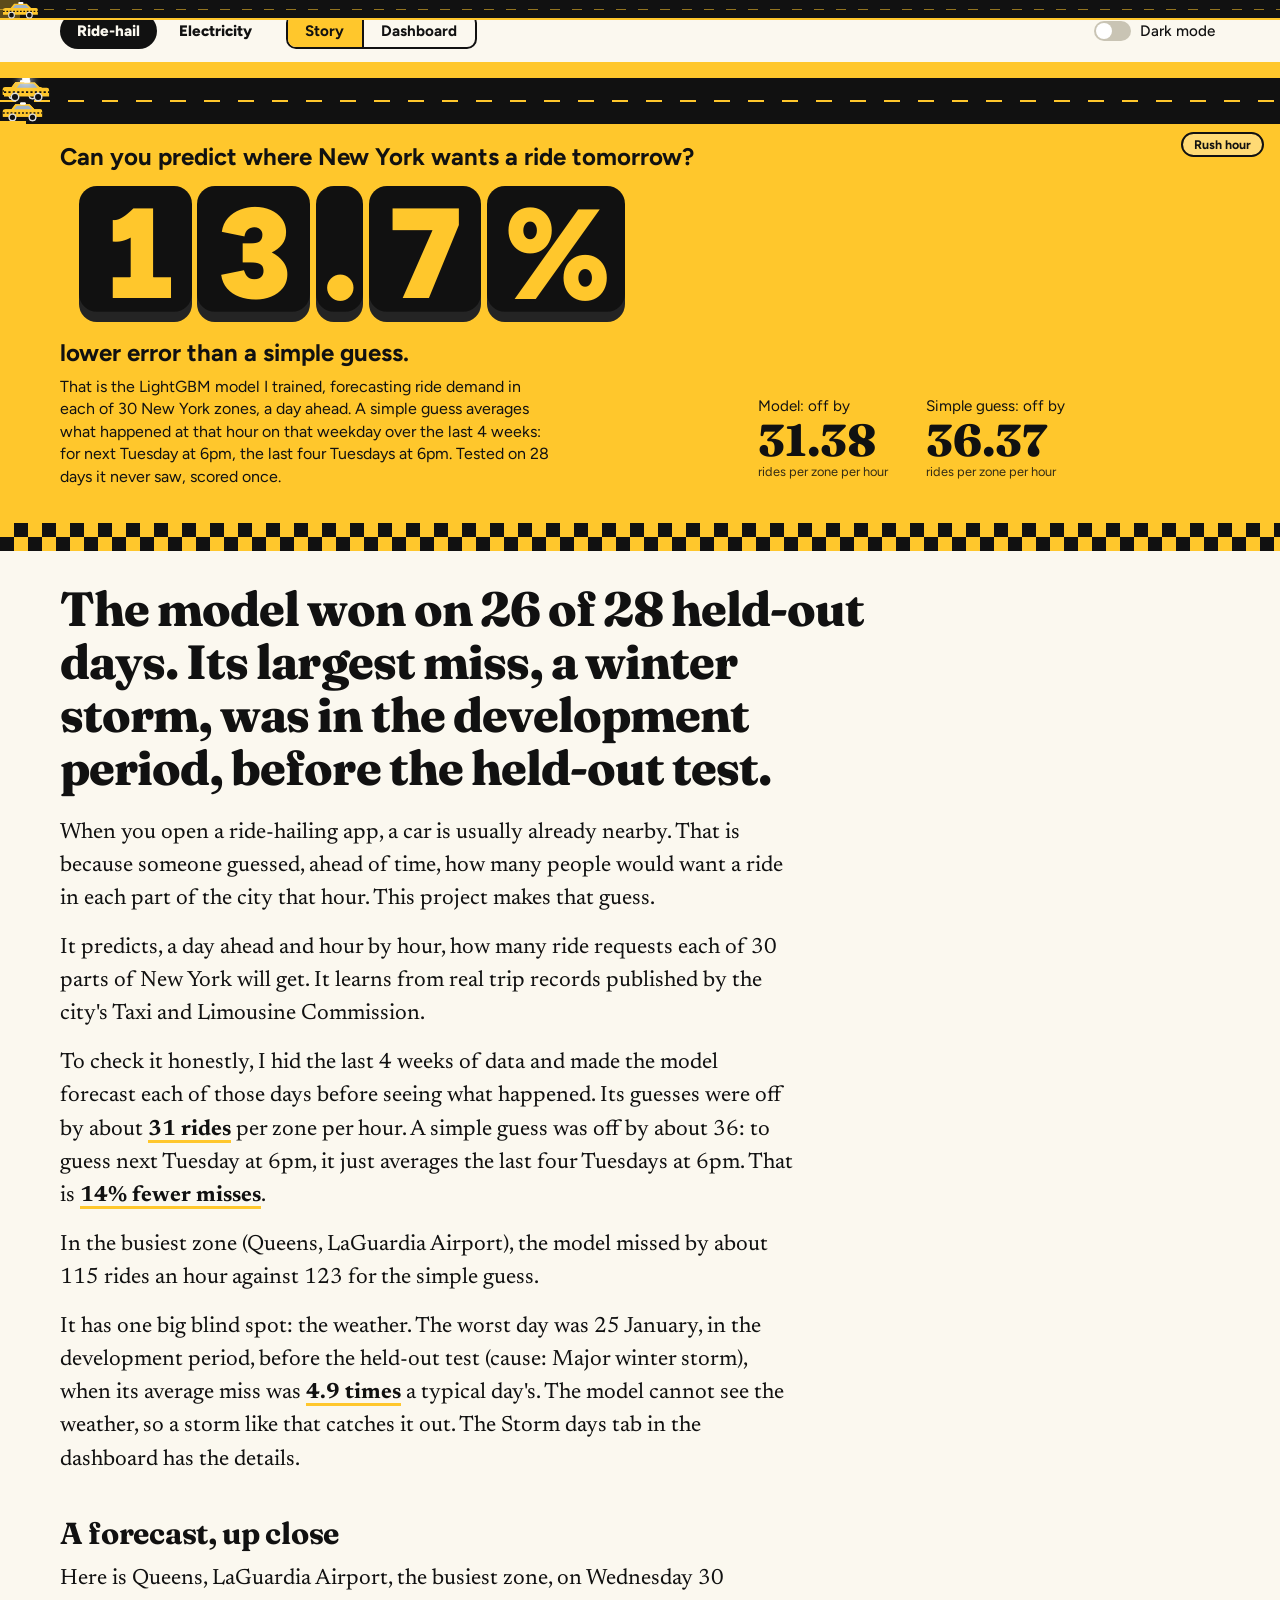
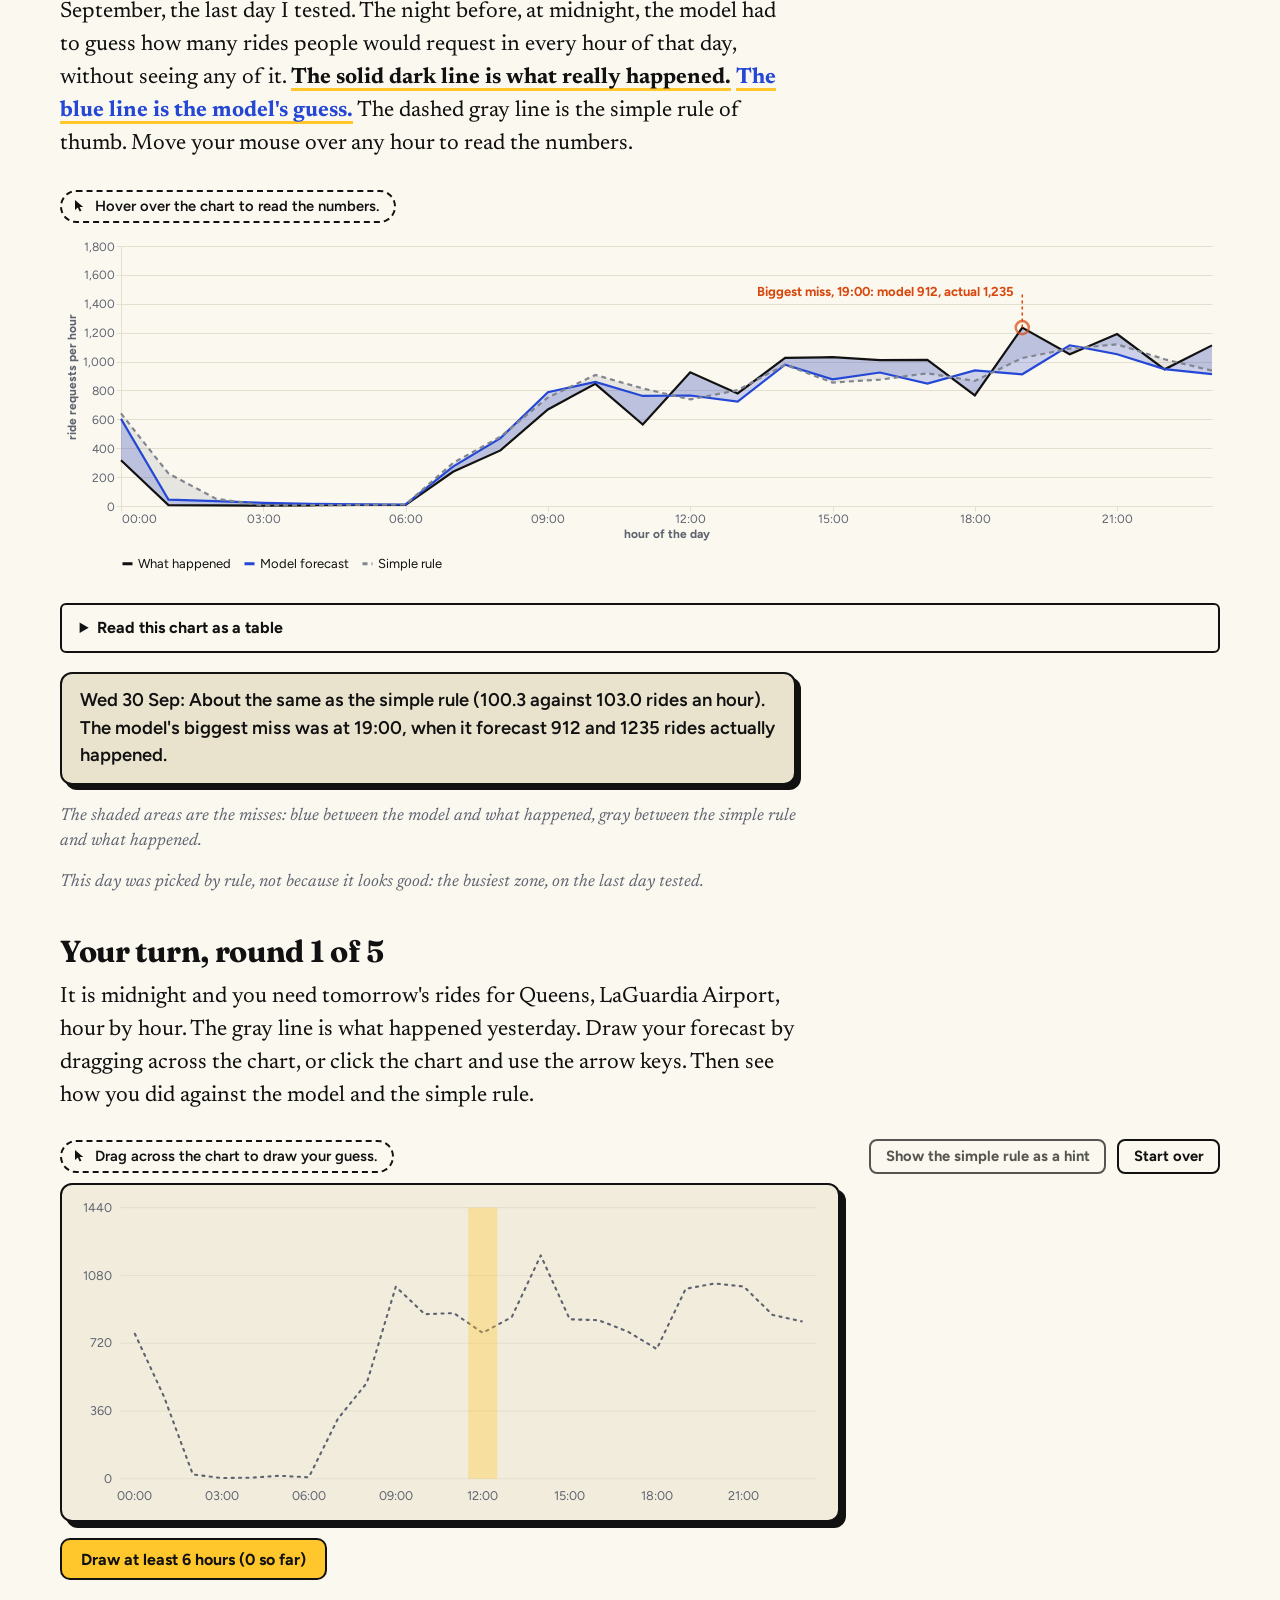
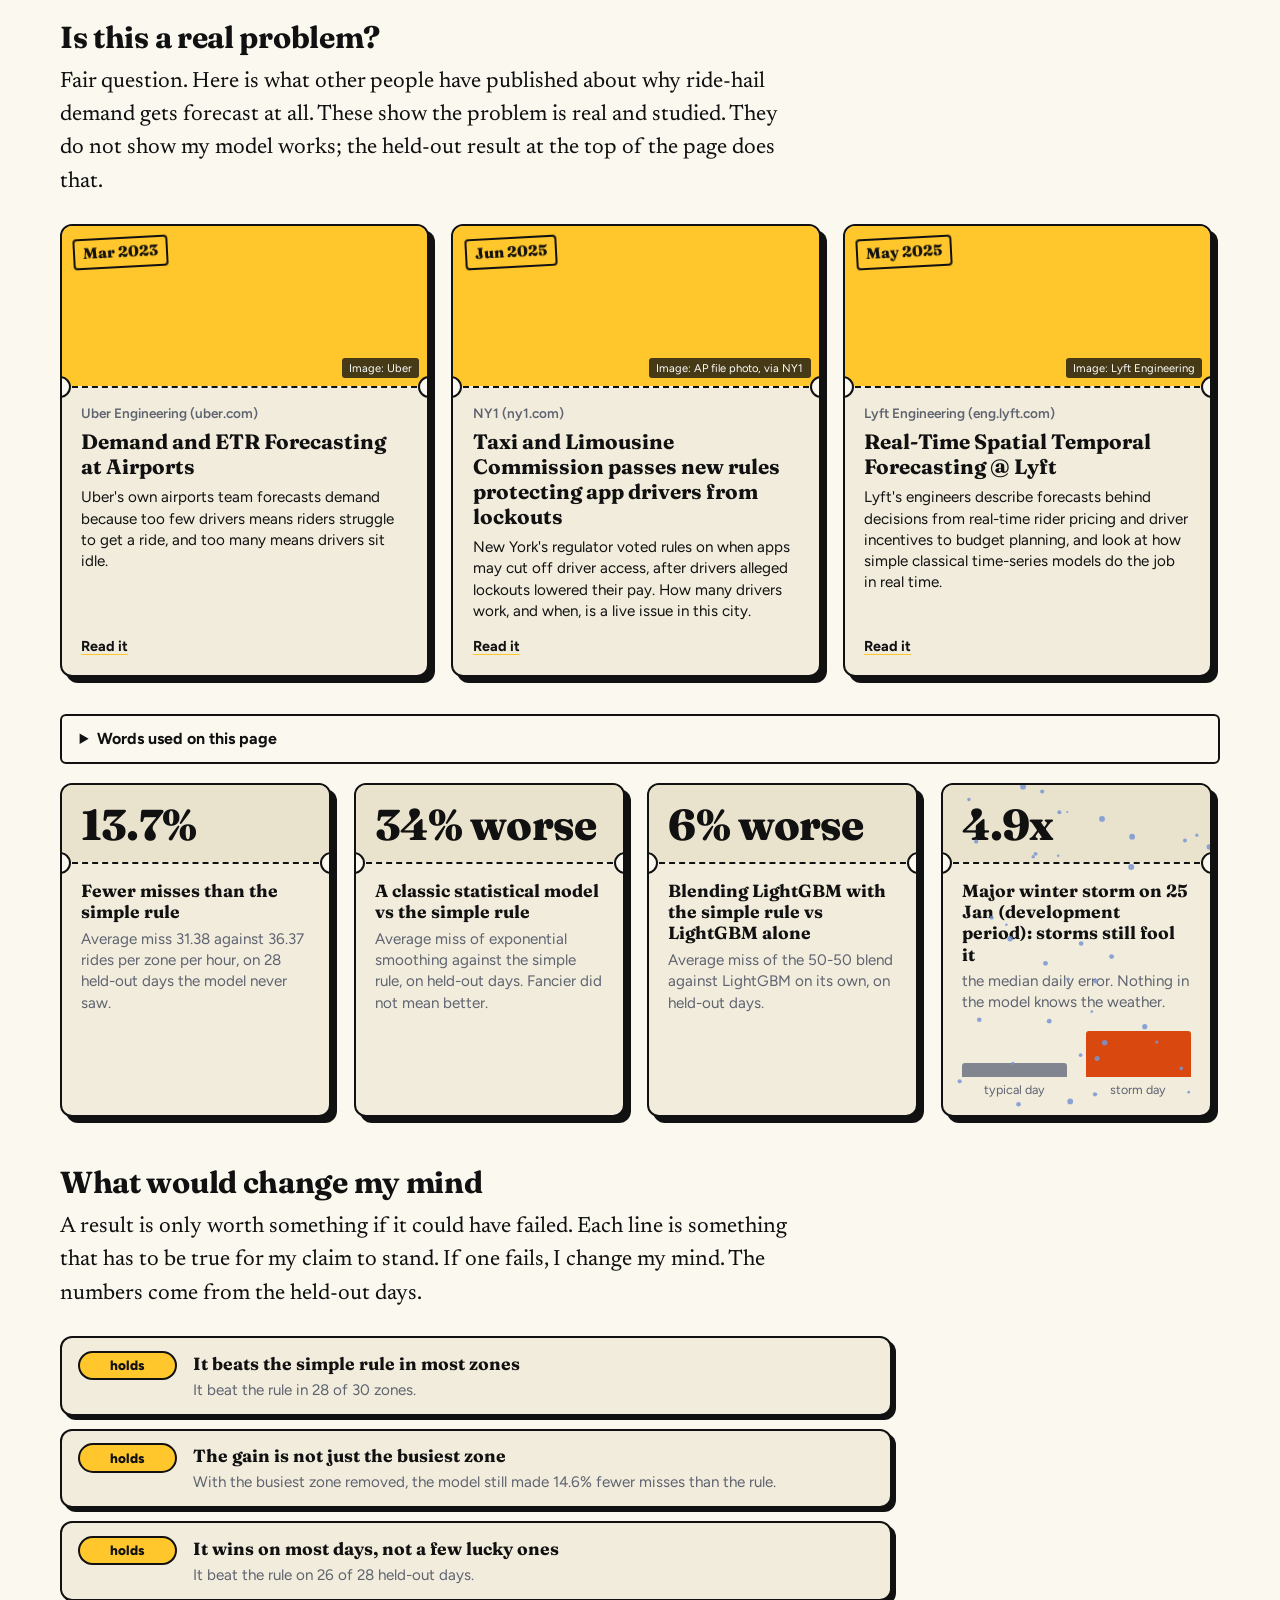
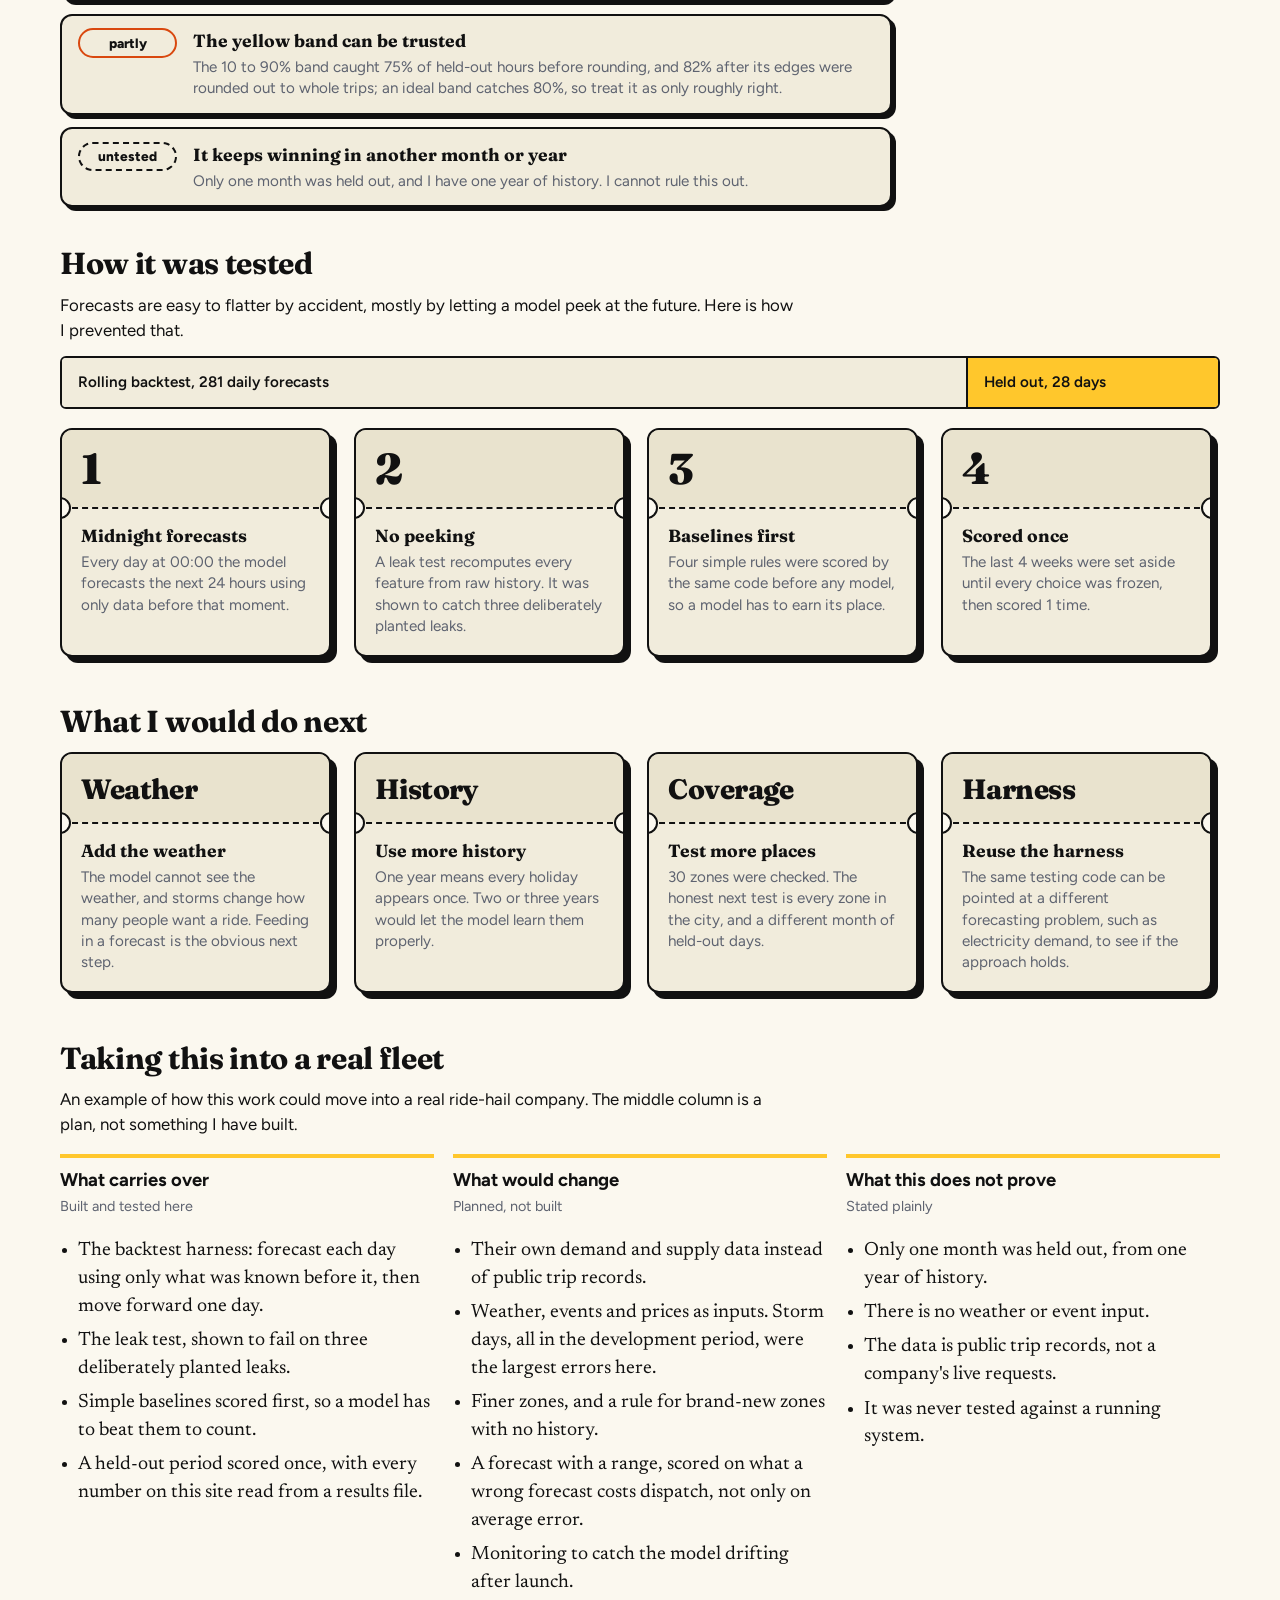
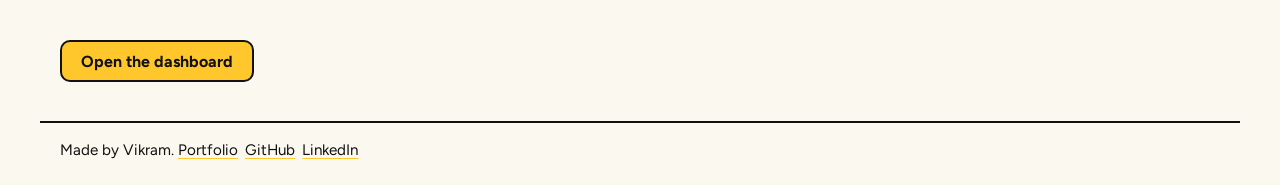
<file: site/index.html>
<!doctype html>
<html lang="en" data-theme="light">
<head>
<meta charset="utf-8">
<meta name="viewport" content="width=device-width, initial-scale=1">
<title>Day-ahead demand forecast, NYC ride-hail</title>
<meta name="description" content="Hourly ride-hail demand for 30 New York zones, forecast a day ahead and tested on 28 days the model never saw.">
<meta property="og:type" content="website">
<meta property="og:title" content="Can you predict where New York wants a ride tomorrow?">
<meta property="og:description" content="Day-ahead ride-hail demand for 30 NYC zones, tested on 4 weeks the model never saw. Story, dashboard and every number.">
<meta property="og:image" content="https://forecast-harness.vercel.app/assets/og.png">
<meta property="og:url" content="https://forecast-harness.vercel.app/">
<meta name="twitter:card" content="summary_large_image">
<link rel="icon" href="assets/favicon.png">
<link rel="stylesheet" href="assets/style.css">
</head>
<body>
<a class="skip" href="#main">Skip to content</a>
<header class="wrap bar">
  <div class="barl">
    <nav class="domain" aria-label="Project">
      <a href="index.html" aria-current="page">Ride-hail</a>
      <a href="elec.html" data-domain-link>Electricity</a>
    </nav>
    <div class="seg" role="group" aria-label="View">
      <button type="button" data-view="Story">Story</button>
      <button type="button" data-view="Dashboard">Dashboard</button>
    </div>
  </div>
  <button type="button" class="switch" id="dark" role="switch" aria-checked="false">
    <span class="track"><span class="knob"></span></span><span>Dark mode</span>
  </button>
</header>
<section id="hero" class="hero" aria-label="Headline result"></section>
<div class="checker" aria-hidden="true"></div>
<main id="main" class="wrap" tabindex="-1"></main>
<footer id="footer" class="wrap footer"></footer>
<noscript><p class="wrap">This page draws its charts with JavaScript. Please turn it on to read it.</p></noscript>
<script src="assets/vendor/vega.min.js"></script>
<script src="assets/vendor/vega-lite.min.js"></script>
<script src="assets/vendor/vega-embed.min.js"></script>
<script src="assets/app.js"></script>
<script src="assets/motion.js"></script>
<script src="assets/dashboard.js"></script>
</body>
</html>
</file>
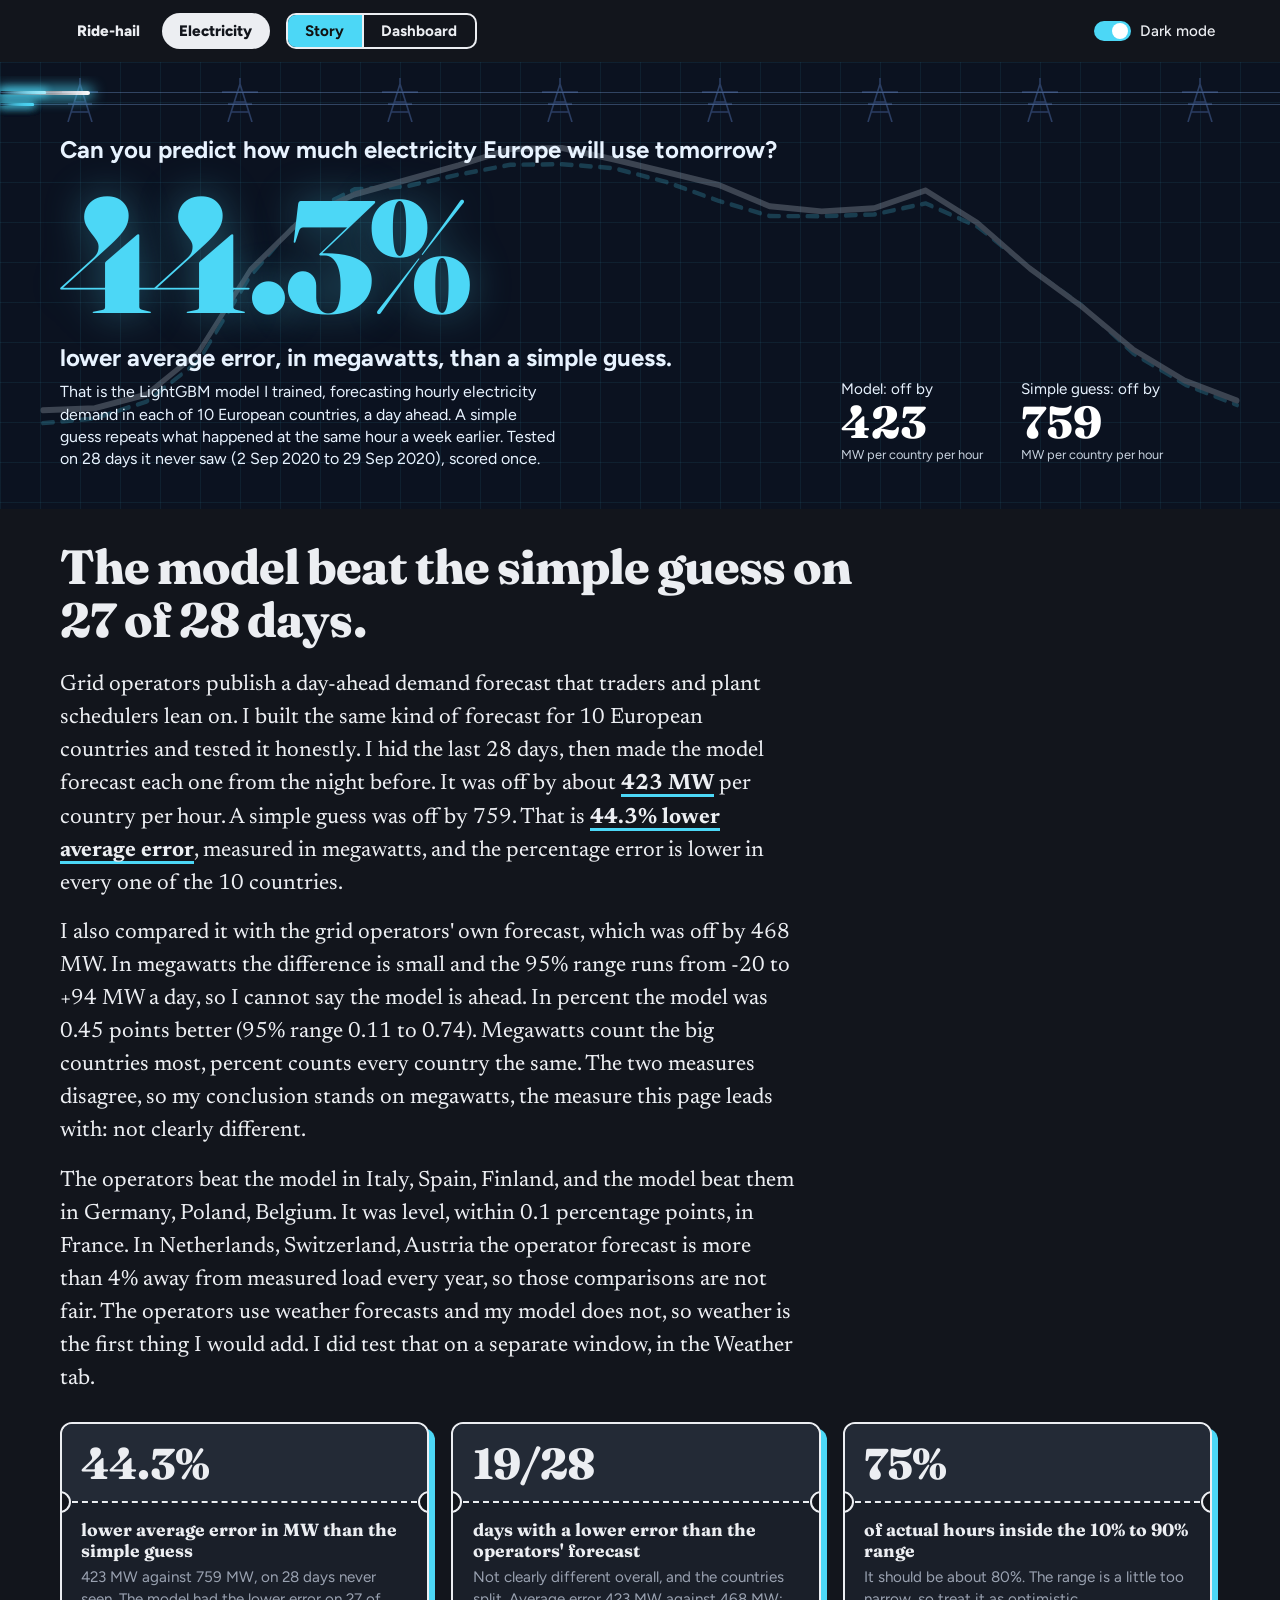
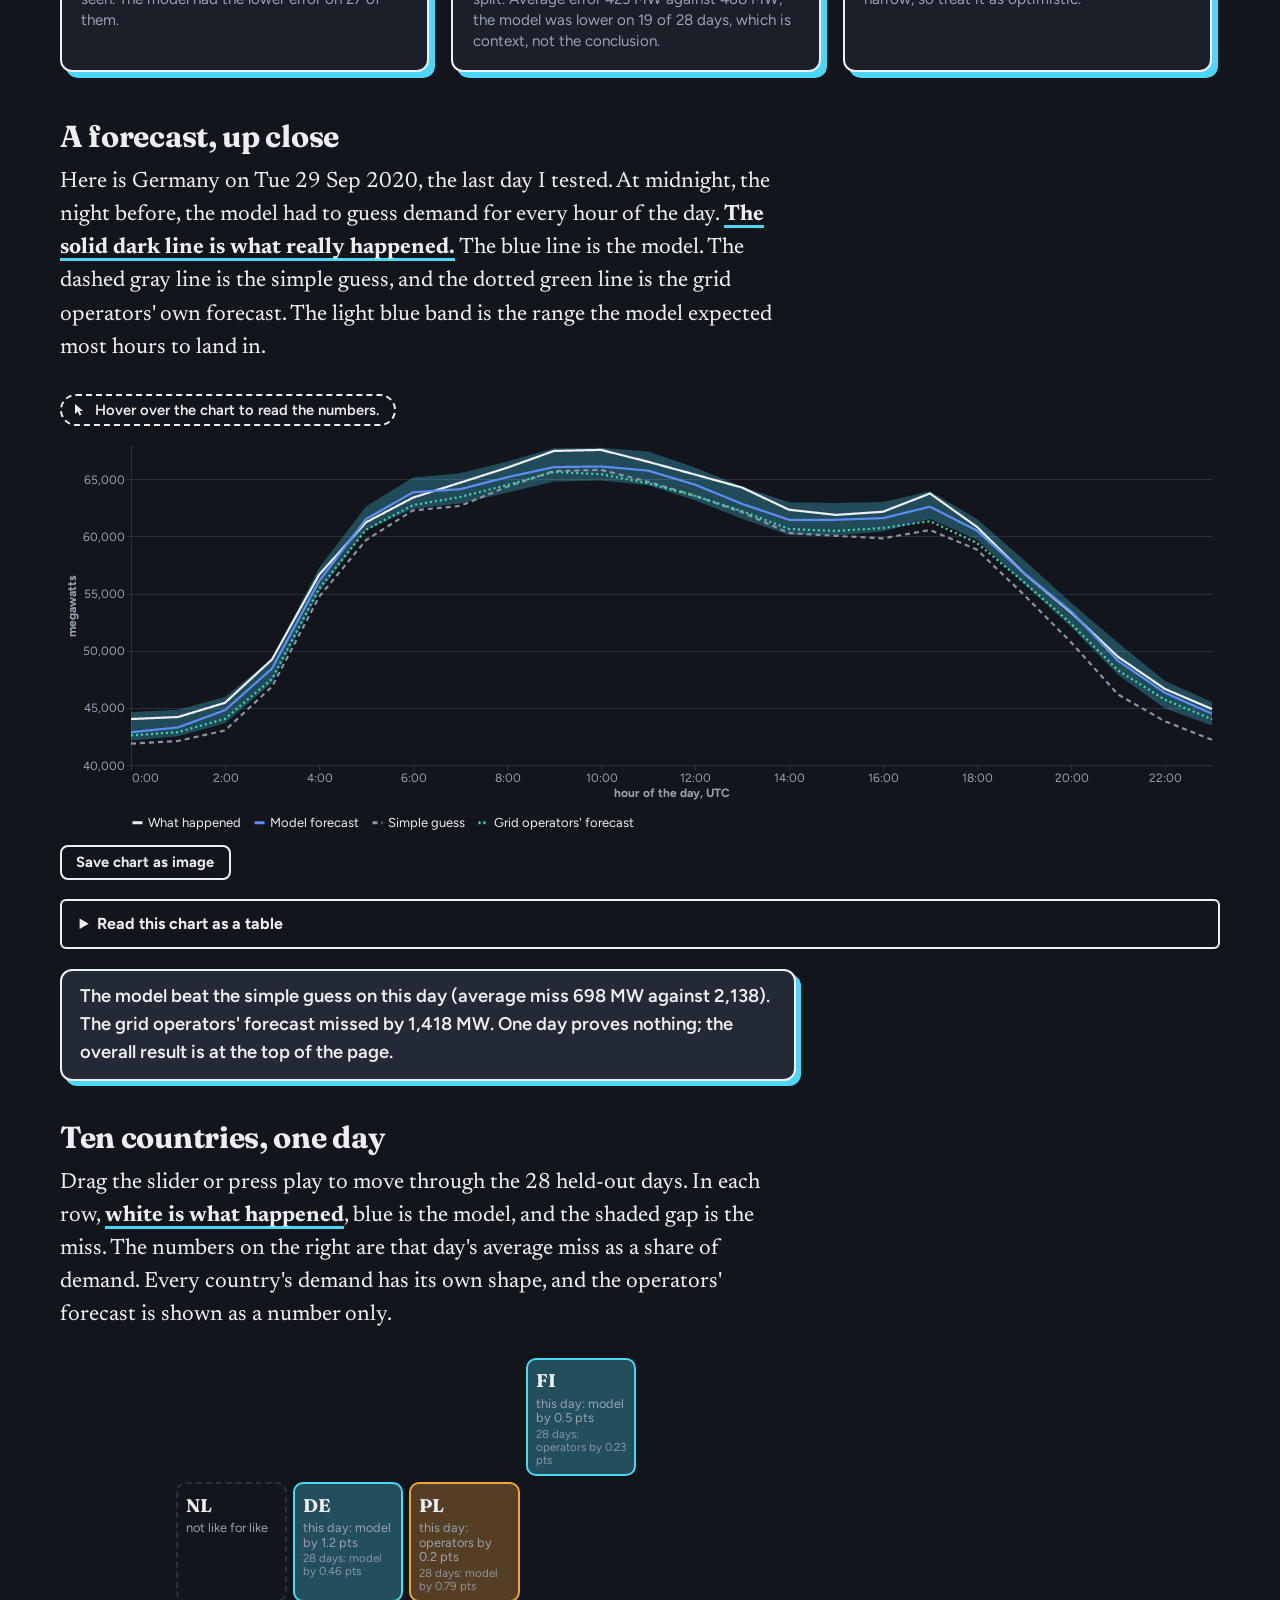
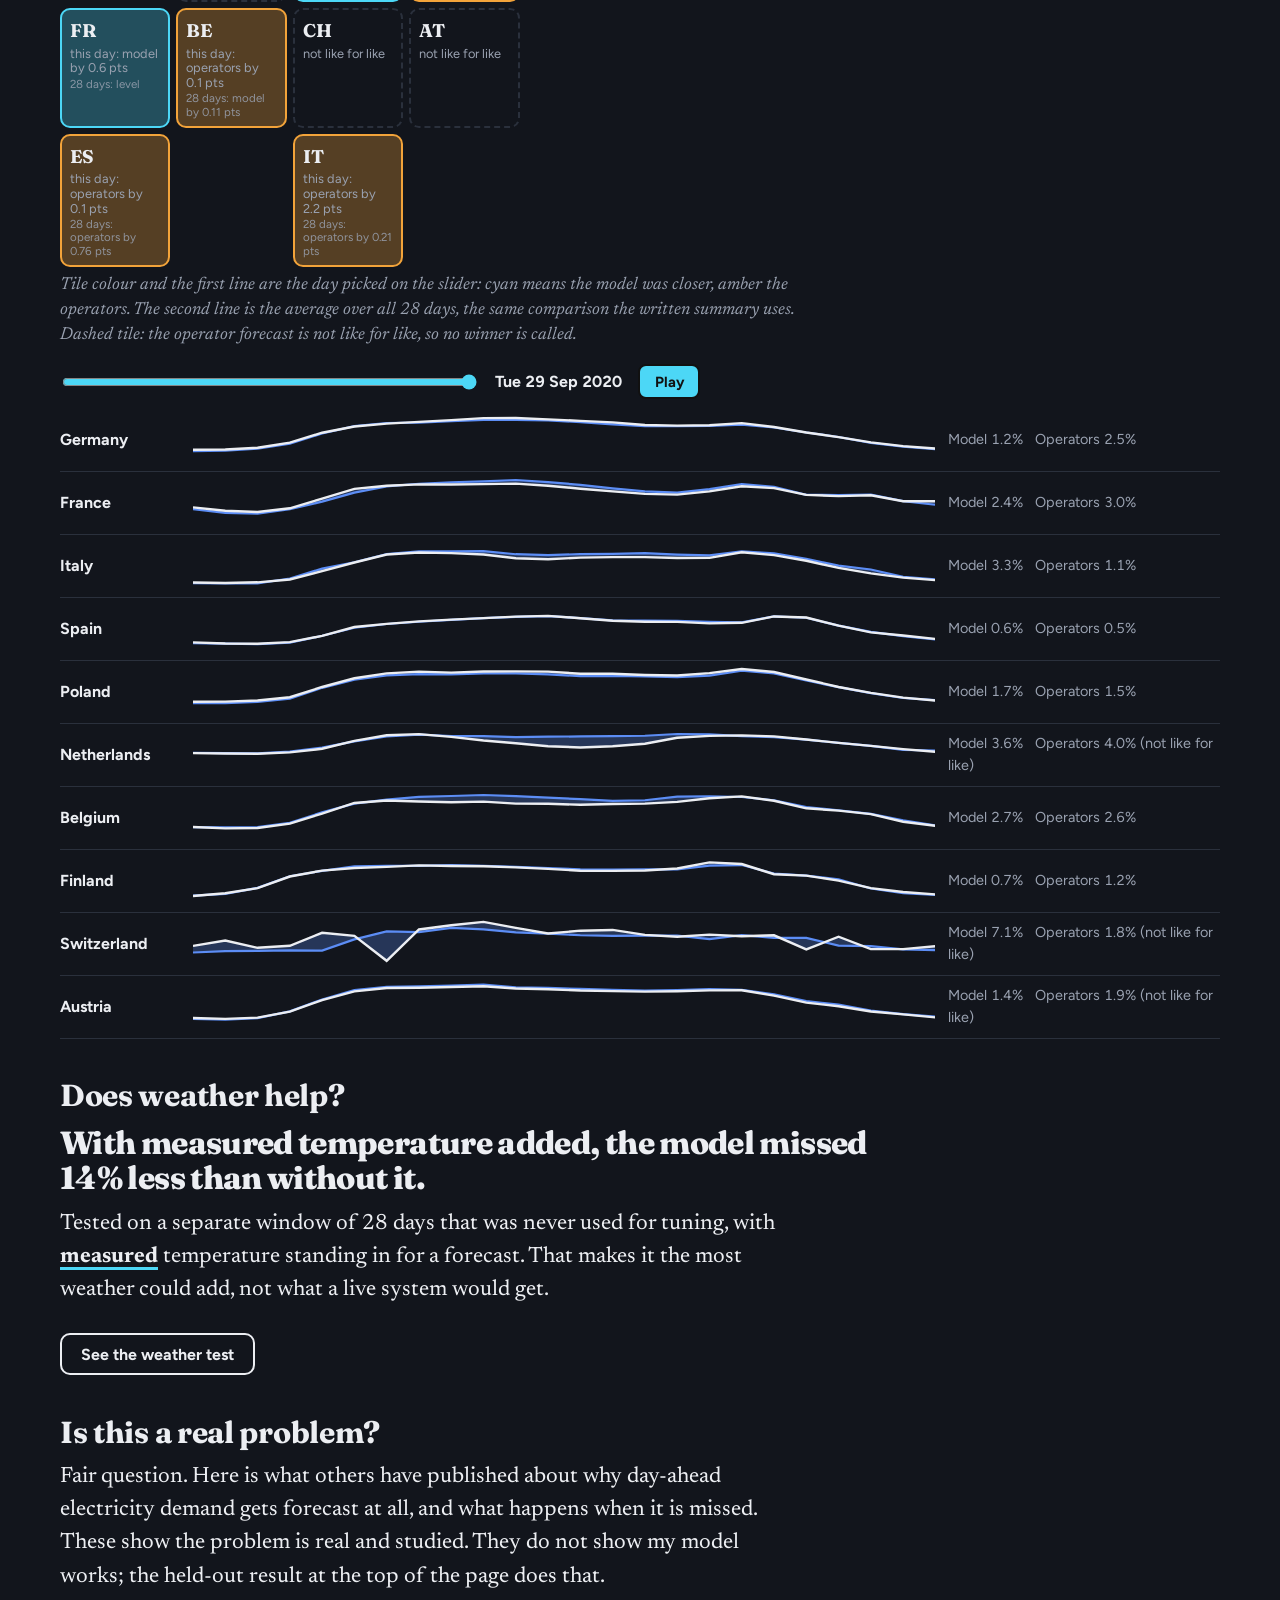
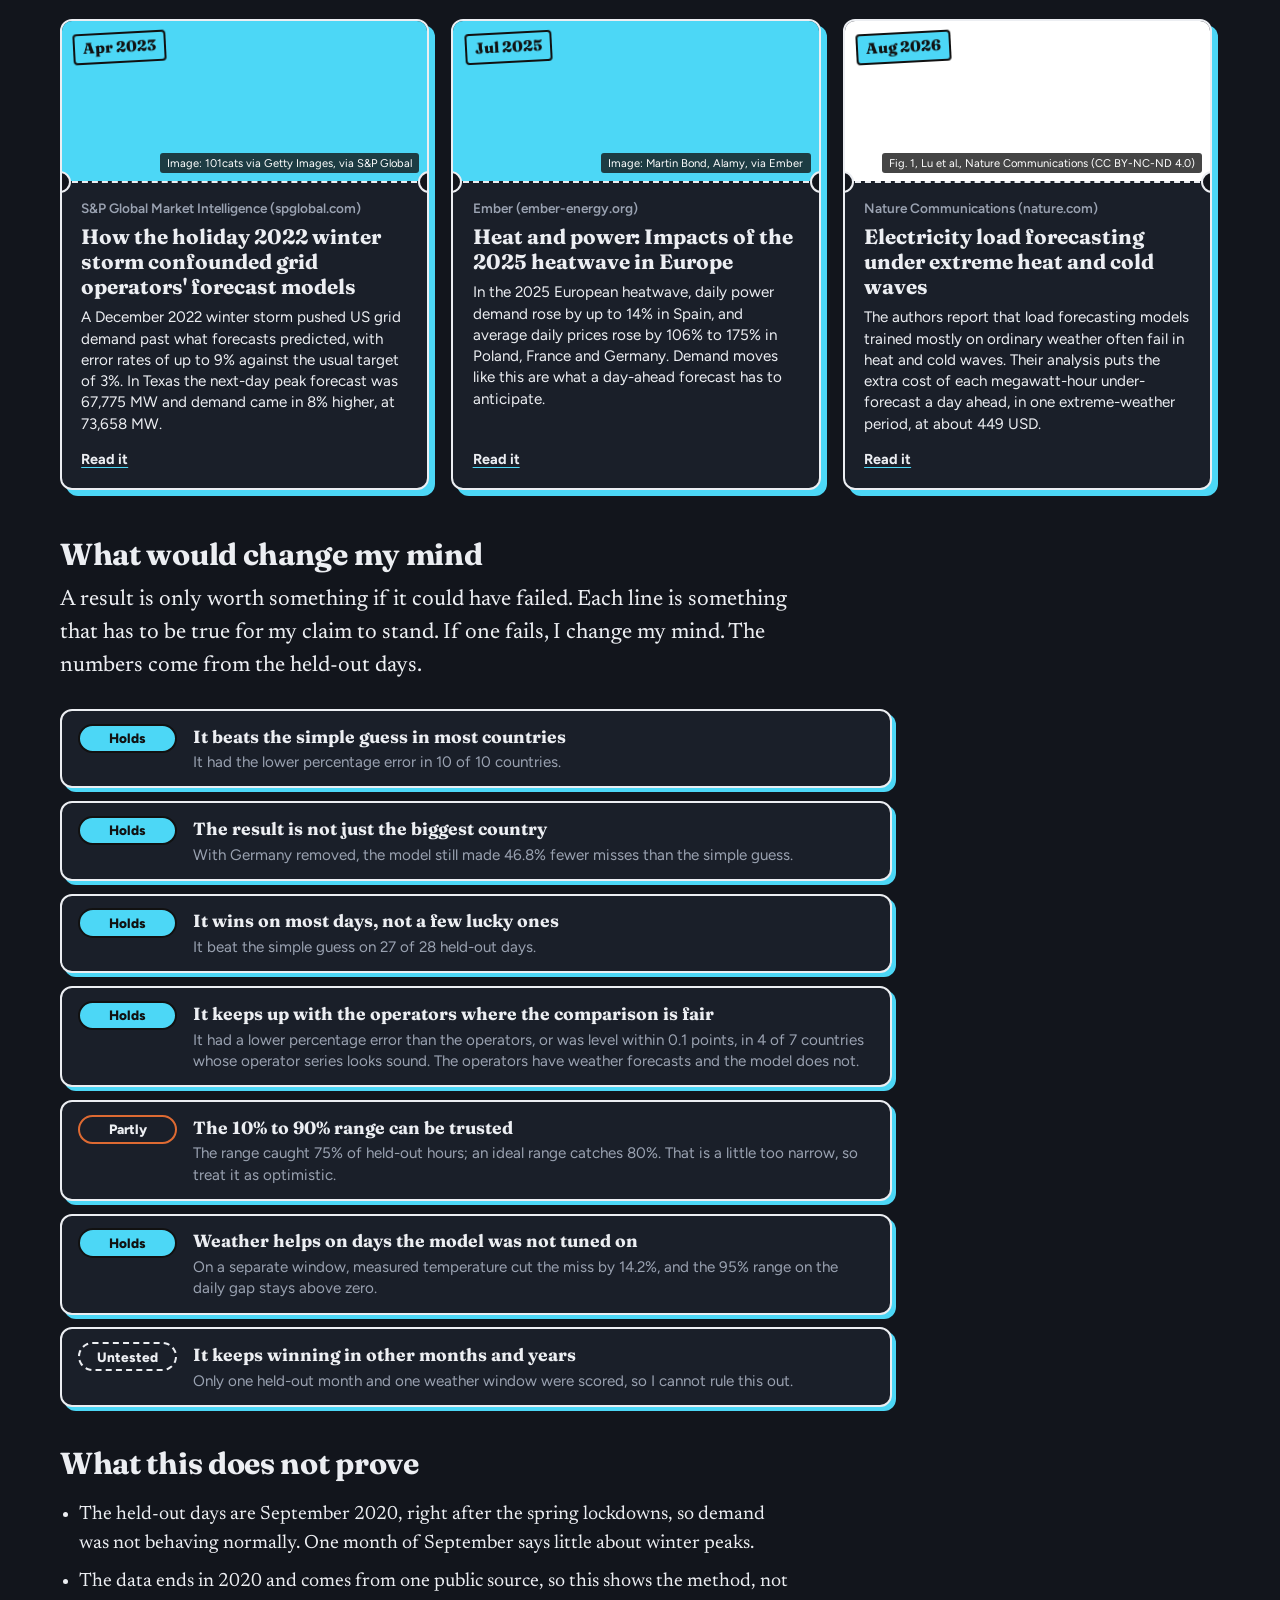
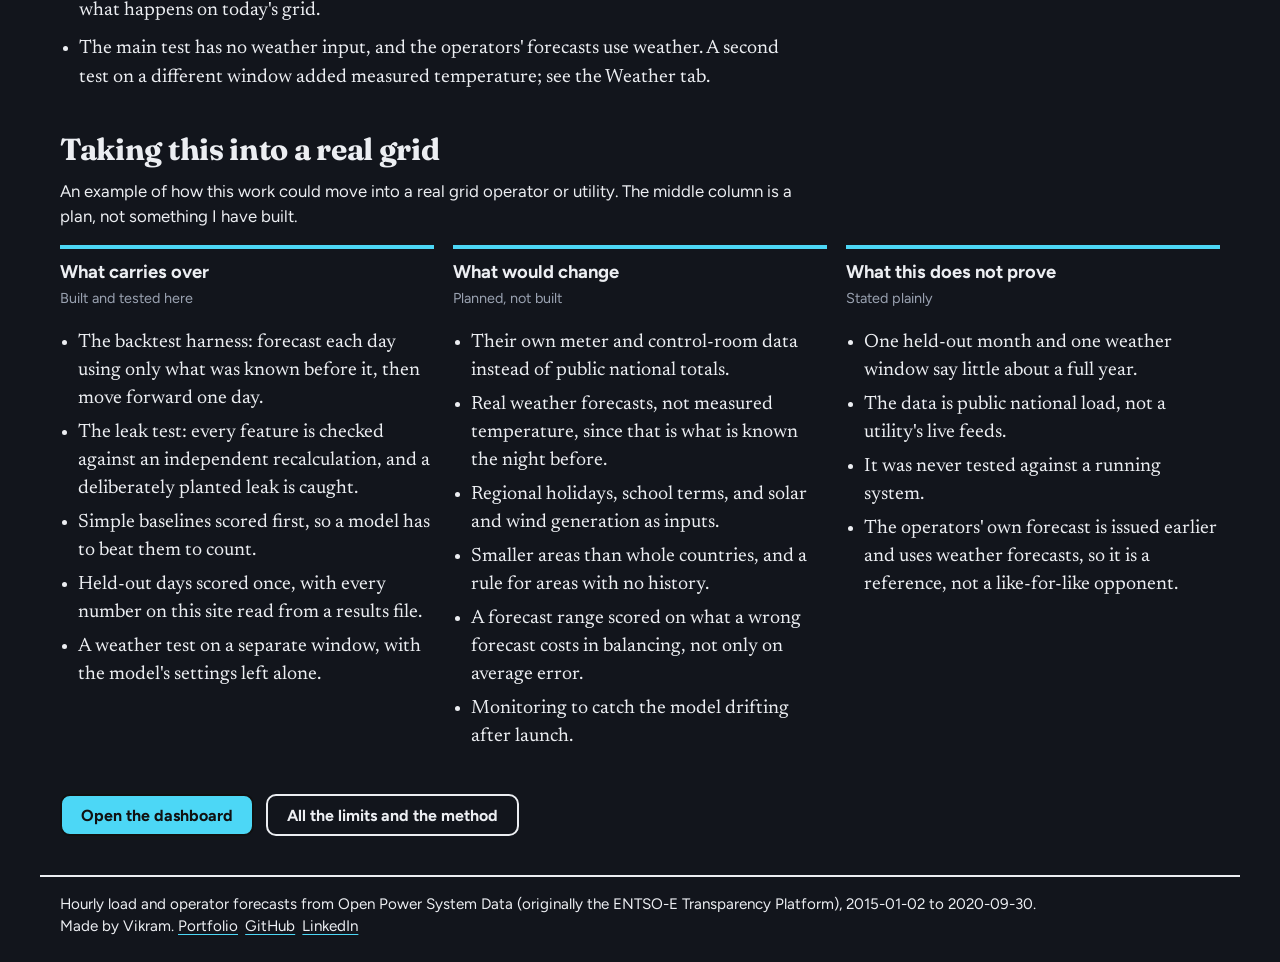
<file: site/elec.html>
<!doctype html>
<html lang="en" data-theme="light" data-domain="elec">
<head>
<meta charset="utf-8">
<meta name="viewport" content="width=device-width, initial-scale=1">
<title>Day-ahead demand forecast, European electricity</title>
<meta name="description" content="Hourly electricity demand for 10 European countries, forecast a day ahead and tested on 28 days the model never saw.">
<meta property="og:type" content="website">
<meta property="og:title" content="Can you predict how much electricity Europe will use tomorrow?">
<meta property="og:description" content="Day-ahead electricity demand for 10 European countries, tested on days the model never saw, next to the grid operators' own forecast.">
<meta property="og:site_name" content="Forecast harness">
<meta property="og:image" content="https://forecast-harness.vercel.app/assets/og-elec.png">
<meta property="og:url" content="https://forecast-harness.vercel.app/elec.html">
<meta name="twitter:card" content="summary_large_image">
<meta name="theme-color" content="#0B1220">
<link rel="icon" href="assets/favicon-elec.png">
<link rel="stylesheet" href="assets/style.css">
</head>
<body>
<a class="skip" href="#main">Skip to content</a>
<header class="wrap bar">
  <div class="barl">
    <nav class="domain" aria-label="Project">
      <a href="index.html" data-domain-link>Ride-hail</a>
      <a href="elec.html" aria-current="page">Electricity</a>
    </nav>
    <div class="seg" role="group" aria-label="View">
      <button type="button" data-view="Story">Story</button>
      <button type="button" data-view="Dashboard">Dashboard</button>
    </div>
  </div>
  <button type="button" class="switch" id="dark" role="switch" aria-checked="false">
    <span class="track"><span class="knob"></span></span><span>Dark mode</span>
  </button>
</header>
<section id="hero" class="hero" aria-label="Headline result"></section>
<div class="checker" aria-hidden="true"></div>
<main id="main" class="wrap" tabindex="-1"></main>
<footer id="footer" class="wrap footer"></footer>
<noscript><p class="wrap">This page draws its charts with JavaScript. Please turn it on to read it.</p></noscript>
<script src="assets/vendor/vega.min.js"></script>
<script src="assets/vendor/vega-lite.min.js"></script>
<script src="assets/vendor/vega-embed.min.js"></script>
<script src="assets/elec.js"></script>
</body>
</html>
</file>
<file: site/assets/style.css>
/* Fonts: Fraunces (headings, big numbers), Figtree (interface), Newsreader (story text). All variable, all local. */
@font-face {font-family: 'Fraunces'; src: url(fonts/fraunces.woff2) format('woff2'); font-weight: 100 900; font-style: normal; font-display: swap;}
@font-face {font-family: 'Figtree'; src: url(fonts/figtree.woff2) format('woff2'); font-weight: 300 900; font-style: normal; font-display: swap;}
@font-face {font-family: 'Newsreader'; src: url(fonts/newsreader.woff2) format('woff2'); font-weight: 200 800; font-style: normal; font-display: swap;}
@font-face {font-family: 'Newsreader'; src: url(fonts/newsreader-italic.woff2) format('woff2'); font-weight: 200 800; font-style: italic; font-display: swap;}

:root {
  --taxi: #FFC72C;
  --bg: #FBF8EF; --panel: #F1ECDC; --card: #F1ECDC; --stub: #E9E3CE; --mid: #EFEBDD;
  --text: #111111; --muted: #5E6370; --grid: #E4DFCF; --warn: #D9480F; --shadow: #111111;
  --serif: 'Fraunces', Georgia, serif; --body: 'Figtree', system-ui, sans-serif; --read: 'Newsreader', Georgia, serif;
}
:root[data-theme="dark"] {
  --bg: #12151C; --panel: #1A1F29; --card: #1A1F29; --stub: #232A36; --mid: #232A36;
  --text: #ECEEF2; --muted: #9AA2B1; --grid: #2A303C; --warn: #DE6A32; --shadow: #FFC72C;
}

*, *::before, *::after {box-sizing: border-box;}
html {-webkit-text-size-adjust: 100%;}
body {margin: 0; background: var(--bg); color: var(--text); font-family: var(--body); font-size: 1rem; line-height: 1.5; overflow-x: hidden;
  min-height: 100vh; display: flex; flex-direction: column;}
main {flex: 1;}
p {margin: 0;}
a {color: var(--text); text-decoration-color: var(--taxi); text-underline-offset: 3px;}
:focus-visible {outline: 3px solid var(--text); outline-offset: 3px; border-radius: 4px;}
.skip {position: absolute; left: -999px; top: 0; background: var(--taxi); color: #111; padding: .5rem 1rem; font-weight: 700; z-index: 10;}
.skip:focus {left: 0;}
.wrap {width: 100%; max-width: 1200px; margin: 0 auto; padding: 0 1.25rem;}

/* top bar: view switch and dark toggle */
.bar {display: flex; justify-content: space-between; align-items: center; padding-top: .8rem; padding-bottom: .8rem;}
.seg {display: inline-flex; border: 2px solid var(--text); border-radius: 10px; overflow: hidden;}
.seg button {font: 700 .95rem var(--body); padding: .45rem 1.1rem; background: transparent; color: var(--text); border: 0; cursor: pointer;}
.seg button + button {border-left: 2px solid var(--text);}
.seg button[aria-pressed="true"] {background: var(--taxi); color: #111;}
.switch {display: inline-flex; align-items: center; gap: .6rem; background: none; border: 0; color: var(--text); font: 500 .95rem var(--body); cursor: pointer; padding: .3rem;}
.switch .track {width: 2.3rem; height: 1.3rem; border-radius: 999px; background: #c9c4b4; position: relative; transition: background .2s;}
.switch .knob {position: absolute; left: .15rem; top: .15rem; width: 1rem; height: 1rem; border-radius: 50%; background: #fff; transition: transform .2s;}
.switch[aria-checked="true"] .track {background: var(--taxi);}
.switch[aria-checked="true"] .knob {transform: translateX(1rem);}

/* hero */
.hero {position: relative; background: var(--taxi); color: #111; padding: 4.8rem 0 2.2rem;}
.hero.compact {padding-top: 3.6rem; padding-bottom: 1rem;}
.hero-in {display: flex; flex-wrap: wrap; gap: 1.5rem 4rem; align-items: flex-end;}
.hero p {color: #111;}
.hero-kicker {font-size: 1.05rem; font-weight: 600; margin-bottom: 1rem;}
.hero-kicker.lead {font-size: 1.5rem; font-weight: 700; margin-bottom: .7rem;}
.hero.compact .hero-kicker {margin-bottom: .5rem;}
.hero-cap {font-size: 1.5rem; font-weight: 700; margin: .8rem 0 .5rem; line-height: 1.2;}
.hero-fine {font-size: 1rem; max-width: 31rem; line-height: 1.4;}
.hero-side {display: flex; gap: 2.4rem; padding-bottom: .4rem; color: #111;}
.hero-side div {font-size: .95rem;}
.hero-side b {font-family: var(--serif); display: block; font-size: 2.8rem; line-height: 1; font-weight: 800;}
.hero-side span {display: block; font-size: .8rem; opacity: .85;}
.hero.compact .hero-side span {display: none;}
.hero.compact .hero-side b {font-size: 1.8rem;}
.hero.compact .hero-side {padding-bottom: 0;}
.checker {height: 28px; margin-bottom: 1.6rem; background: repeating-conic-gradient(#111 0% 25%, var(--taxi) 0% 50%) 0 0 / 28px 28px;}

/* the taxi meter and its rolling digits */
.meter {display: block; position: relative;}
.meter .sr {position: absolute; width: 1px; height: 1px; overflow: hidden; clip: rect(0 0 0 0); white-space: nowrap;}
.meter-in span.dot::before, .meter-in span.ch::before {content: attr(data-c);}
.strip b::before {content: attr(data-n);}
/* counting numbers: real text stays put (transparent), the moving figure is drawn over it */
.cu {position: relative; color: transparent !important;}
.cu::after {content: attr(data-now); position: absolute; left: 0; right: 0; top: 0; text-align: inherit; white-space: nowrap; pointer-events: none; color: var(--cu-color, currentColor);}
html[data-domain="elec"] .bignum.cu::after {color: var(--taxi);}
.meter-in {display: flex; gap: .35rem; align-items: stretch;}
.meter-in span {font-family: var(--body); font-variant-numeric: tabular-nums; background: #111; color: var(--taxi); border-radius: .14em; font-weight: 900;
  letter-spacing: -0.02em; font-size: clamp(3.8rem, 10vw, 8rem); line-height: 1.02; padding: .02em .13em; box-shadow: inset 0 -.08em 0 rgba(255,255,255,.08);}
.meter-in span.dot {padding: .02em .05em;}
.meter-in span.d {display: block; height: 1.06em; padding: 0 .13em; overflow: hidden; line-height: 1.06;}
.hero.compact .meter-in span {font-size: clamp(2rem, 5vw, 3.2rem);}
.strip {display: block; font-style: normal; transform: translateY(calc(var(--end) * -5%));
  animation: tick calc(1.1s + var(--i) * .2s) cubic-bezier(.2, .8, .2, 1) backwards; will-change: transform;}
.strip b {display: block; height: 1.06em; line-height: 1.06; font-weight: 900;}
@keyframes tick {from {transform: translateY(0);}}

/* the road across the top of the hero */
.road {position: absolute; left: 0; right: 0; top: 16px; height: 46px; background: #111; overflow: hidden; pointer-events: none;}
.road::after {content: ""; position: absolute; left: 0; right: 0; top: calc(50% - 1px); height: 2px;
  background: repeating-linear-gradient(90deg, var(--taxi) 0 16px, transparent 16px 34px);}
.cab {position: absolute; left: 0; height: 20px; width: 44px; animation: var(--dir) var(--dur) linear var(--delay) infinite; will-change: transform;}
.cab svg {display: block; width: 100%; height: 100%;}
.cab.up {top: 2px;}
.cab.down {top: 24px;}
@keyframes east {from {transform: translateX(-60px);} to {transform: translateX(100vw);}}
@keyframes west {from {transform: translateX(100vw) scaleX(-1);} to {transform: translateX(-60px) scaleX(-1);}}
.hero.compact .road {height: 40px; top: 10px;}
.hero.compact .cab {height: 17px; width: 38px;}
.hero.compact .cab.up {top: 2px;}
.hero.compact .cab.down {top: 21px;}

/* text */
h2 {font-family: var(--serif); font-optical-sizing: auto; font-size: 1.9rem; font-weight: 700; letter-spacing: -0.01em; line-height: 1.2; margin: 2.4rem 0 .7rem;}
.verdict {font-family: var(--serif); font-optical-sizing: auto; font-size: clamp(1.9rem, 4.2vw, 3rem); font-weight: 800; line-height: 1.1; letter-spacing: -0.02em;
  max-width: 52rem; margin: .4rem 0 1.4rem;}
.plain {max-width: 46rem; margin: .2rem 0 1.6rem;}
.plain p {font-family: var(--read); font-size: 1.38rem; line-height: 1.5; margin: 0 0 1rem; font-weight: 420;}
.plain b {text-decoration: underline; text-decoration-color: var(--taxi); text-decoration-thickness: 3px; text-underline-offset: 5px; text-decoration-skip-ink: none;}
.plain b.ln {background: none;}
.caption {font-family: var(--read); font-style: italic; font-size: 1.08rem; line-height: 1.45; color: var(--muted); max-width: 46rem; margin: 0 0 1rem;}
.intro {font-size: 1.05rem; max-width: 46rem; margin: 0 0 .8rem;}
.takeaway {font-size: 1.15rem; font-weight: 600; background: var(--stub); border: 2px solid var(--text); border-radius: 12px; box-shadow: 5px 5px 0 var(--shadow);
  padding: .8rem 1.1rem; max-width: 46rem; margin: .6rem 8px 1.2rem 0;}
.tip {display: inline-flex; align-items: center; gap: .5rem; border: 2px dashed var(--text); border-radius: 999px; padding: .2rem .9rem .2rem .7rem;
  font-size: .92rem; font-weight: 600; margin: .2rem 0 .8rem;}
.chart {width: 100%; min-height: 260px;}
.chart .vega-embed {width: 100%;}

/* ticket cards */
.cards {display: grid; grid-template-columns: repeat(auto-fit, minmax(240px, 1fr)); gap: 1.4rem; margin: .8rem 0 1.8rem; padding: 0 8px 8px 0; align-items: stretch;}
.card, a.news {position: relative; overflow: hidden; display: flex; flex-direction: column; background: var(--card); border: 2px solid var(--text);
  border-radius: 12px; box-shadow: 6px 6px 0 var(--shadow); transition: transform .16s ease, box-shadow .16s ease;}
.card:hover, a.news:hover {transform: translate(-3px, -3px); box-shadow: 9px 9px 0 var(--shadow);}
.tear {display: block; position: relative; height: 0; border-top: 2px dashed var(--text); flex: none;}
.tear::before, .tear::after {content: ""; position: absolute; top: -12px; width: 22px; height: 22px; border-radius: 50%; background: var(--bg);
  border: 2px solid var(--text);}
.tear::before {left: -13px;}
.tear::after {right: -13px;}
.card .big {font-family: var(--serif); font-optical-sizing: auto; font-size: 2.7rem; font-weight: 800; line-height: 1; letter-spacing: -0.02em;
  padding: 1.1rem 1.2rem 1rem; background: var(--stub);}
.card .big.word {font-size: 1.75rem; padding-top: 1.3rem; padding-bottom: 1.15rem;}
.card .lab {font-family: var(--serif); font-weight: 700; font-size: 1.1rem; line-height: 1.2; padding: 1rem 1.2rem 0;}
.card .sub {color: var(--muted); font-size: .95rem; line-height: 1.4; padding: .4rem 1.2rem 1.1rem; flex: 1;}

/* news cards */
a.news {text-decoration: none; color: var(--text);}
a.news > * {display: block;}
.news-img {--checker-img: repeating-conic-gradient(#111 0% 25%, var(--taxi) 0% 50%); position: relative; height: 160px; background-color: var(--taxi);
  background-size: cover, 24px 24px; background-position: center, 0 0;}
.news-img.none {height: 56px; background-image: var(--checker-img); background-size: 24px 24px; background-position: 0 0;}
.news-date {position: absolute; top: .7rem; left: .7rem; background: var(--taxi); color: #111; border: 2px solid #111; border-radius: 4px; padding: .12rem .5rem;
  font-family: var(--serif); font-weight: 800; font-size: .95rem; transform: rotate(-3deg);}
.news-credit {position: absolute; right: .5rem; bottom: .5rem; background: rgba(17,17,17,.78); color: #fff; font-size: .7rem; padding: .1rem .45rem; border-radius: 3px;}
.news-body {display: flex !important; flex-direction: column; gap: .45rem; padding: .9rem 1.2rem 1.1rem; flex: 1;}
.news-src {font-size: .85rem; color: var(--muted); font-weight: 600;}
.news-title {font-family: var(--serif); font-optical-sizing: auto; font-size: 1.3rem; line-height: 1.2; font-weight: 700;}
.news-why {font-size: .95rem; line-height: 1.4;}
.news-go {margin-top: auto; padding-top: .4rem; font-weight: 700; font-size: .9rem; text-decoration: underline; text-decoration-color: var(--taxi); text-underline-offset: 3px;}

/* what would change my mind */
.mind {display: grid; gap: .8rem; margin: .6rem 8px 1.8rem 0; max-width: 52rem;}
.mind-row {display: flex; gap: 1rem; align-items: flex-start; border: 2px solid var(--text); border-radius: 12px; background: var(--card); padding: .8rem 1rem;
  box-shadow: 4px 4px 0 var(--shadow);}
.mind-row div {display: flex; flex-direction: column; gap: .15rem;}
.mind-row b {font-family: var(--serif); font-size: 1.1rem; font-weight: 700;}
.mind-row div span {color: var(--muted); font-size: .95rem; line-height: 1.4;}
.chip {flex: none; min-width: 6.2rem; text-align: center; font-weight: 800; font-size: .85rem; border: 2px solid #111; border-radius: 999px; padding: .15rem .6rem;}
.chip.holds {background: var(--taxi); color: #111;}
.chip.fails {background: var(--warn); color: #fff;}
.chip.partly {background: transparent; color: var(--text); border: 2px solid var(--warn);}
.chip.untested {background: transparent; color: var(--text); border: 2px dashed var(--text);}

/* test timeline and glossary */
.timeline {display: flex; border: 2px solid var(--text); border-radius: 6px; overflow: hidden; margin: .6rem 0 1.2rem;}
.timeline div {padding: .8rem 1rem; font-weight: 600; font-size: .95rem;}
.timeline .train {background: var(--panel);}
.timeline .held {background: var(--taxi); color: #111; border-left: 2px solid var(--text);}
.gloss {border: 2px solid var(--text); border-radius: 6px; padding: .7rem 1.1rem; margin: 1.2rem 0;}
.gloss summary {font-weight: 700; cursor: pointer;}
.gloss p {margin: .7rem 0 0; font-size: 1rem; line-height: 1.45;}
.btn {display: inline-block; font: 700 1rem var(--body); background: var(--taxi); color: #111; border: 2px solid #111; border-radius: 10px; padding: .6rem 1.2rem; cursor: pointer;}
.footer {margin-top: 1.4rem; padding-top: 1rem; padding-bottom: 1.5rem; border-top: 2px solid var(--text); font-size: .95rem; max-width: 1200px;}
.footer a + a, .footer span + a {margin-left: .2rem;}
.panel-note {border: 2px dashed var(--text); border-radius: 12px; padding: 1.2rem; max-width: 40rem;}

/* chart hover card */
#vg-tooltip-element {max-width: 600px; padding: 14px 18px !important; background: var(--card) !important; color: var(--text) !important; font-family: var(--body) !important;
  border: 2px solid var(--text) !important; box-shadow: 4px 4px 0 var(--shadow) !important;}
#vg-tooltip-element table {border-spacing: 0 10px; width: 100%;}
#vg-tooltip-element td.key {text-align: left !important; vertical-align: top !important; white-space: nowrap; padding-right: 18px !important; font-weight: 700; color: var(--muted) !important;}
#vg-tooltip-element td.value {text-align: left !important; vertical-align: top !important; max-width: 420px !important; white-space: normal !important; overflow: visible !important;
  text-overflow: clip !important; line-height: 1.4;}

/* one page-load moment per view */
@keyframes rise {from {opacity: 0; transform: translateY(14px);} to {opacity: 1; transform: none;}}
main > * {animation: rise .45s cubic-bezier(.2, .7, .2, 1) both;}

@media (prefers-reduced-motion: reduce) {
  .strip {animation: none;}
  .cab {animation: none; transform: translateX(calc(var(--delay) * -40px - 20px));}
  .cab.down {transform: translateX(calc(var(--delay) * -40px + 400px)) scaleX(-1);}
  .card, a.news {transition: none;}
  .card:hover, a.news:hover {transform: none;}
  main > * {animation: none;}
}
@media (max-width: 700px) {
  .hero {padding-top: 4.4rem;}
  .hero-side {gap: 1.6rem;}
  .plain p {font-size: 1.2rem;}
}

/* ---- dashboard ---- */
.tabs {display: flex; flex-wrap: wrap; gap: .4rem; border-bottom: 2px solid var(--text); margin: .4rem 0 1.4rem;}
.tabs button {font: 700 .98rem var(--body); background: transparent; color: var(--text); border: 2px solid transparent; border-bottom: 0; border-radius: 10px 10px 0 0; padding: .55rem 1rem; cursor: pointer; margin-bottom: -2px;}
.tabs button:hover {background: var(--panel);}
.tabs button[aria-selected="true"] {background: var(--taxi); color: #111; border-color: var(--text);}
.tabpanel {animation: rise .35s cubic-bezier(.2, .7, .2, 1) both;}
.tabpanel > h2:first-child {margin-top: .6rem;}
.controls {display: flex; flex-wrap: wrap; gap: 1rem 2rem; align-items: flex-end; margin-bottom: .8rem;}
.field {display: flex; flex-direction: column; gap: .3rem; font-weight: 600; font-size: .92rem; margin-bottom: .8rem;}
.field select {font: 500 1rem var(--body); color: var(--text); background: var(--card); border: 2px solid var(--text); border-radius: 10px; padding: .5rem 2.2rem .5rem .8rem; min-width: 18rem; max-width: 100%;
  appearance: none; background-image: linear-gradient(45deg, transparent 50%, var(--text) 50%), linear-gradient(135deg, var(--text) 50%, transparent 50%);
  background-position: calc(100% - 18px) 55%, calc(100% - 12px) 55%; background-size: 6px 6px; background-repeat: no-repeat; cursor: pointer;}
.tools {display: flex; flex-wrap: wrap; align-items: center; gap: .8rem 1.6rem; margin: .4rem 0 .8rem;}
.scrub {display: flex; align-items: center; gap: 1rem; flex: 1 1 22rem; max-width: 40rem;}
.scrub input[type=range] {flex: 1; accent-color: var(--taxi); height: 1.6rem; cursor: pointer;}
.scrub output {font-weight: 700; min-width: 7.2rem; font-variant-numeric: tabular-nums;}
.btn.small {font-size: .92rem; padding: .4rem .9rem; border-radius: 8px;}
.btn.ghost {background: transparent; color: var(--text); border-color: var(--text);}
.btn[aria-pressed="false"].ghost {opacity: .7;}
.actions {display: flex; flex-wrap: wrap; gap: .7rem; margin: .8rem 0 1rem;}
a.btn {text-decoration: none;}
.check {font-weight: 600; font-size: .95rem; cursor: pointer;}
.check input {accent-color: var(--taxi); width: 1rem; height: 1rem; vertical-align: -2px;}
.strip-key {font-size: .88rem; color: var(--muted); margin: .2rem 0 .4rem; max-width: 46rem;}
.daystrip {display: flex; gap: 2px; height: 26px; margin: 0 0 1rem; align-items: stretch;}
.tick {flex: 1; min-width: 0; padding: 0; border: 0; cursor: pointer; border-radius: 2px; opacity: .55; transition: opacity .12s;}
.tick.win {background: var(--t-model, #2447D6);}
.tick.loss {background: var(--t-warn, #D9480F);}
.tick.held {box-shadow: inset 0 -4px 0 var(--taxi);}
.tick:hover, .tick.on {opacity: 1;}
.tick.on {outline: 2px solid var(--text); outline-offset: 1px;}
.cards.minis {grid-template-columns: repeat(auto-fit, minmax(210px, 1fr)); margin: .6rem 0 1rem; max-width: 52rem;}
.card.mini .big {font-size: 2rem; padding: .8rem 1.1rem;}
.card.mini .big.word {font-size: 1.4rem;}
.card.mini .lab {font-size: .98rem; padding-top: .7rem;}
.card.mini .sub {padding-bottom: .8rem;}
.twin {display: grid; grid-template-columns: repeat(auto-fit, minmax(340px, 1fr)); gap: 1.6rem; margin: 1rem 0;}
.takeaway.center {margin: .6rem auto 2.2rem; text-align: center; max-width: 52rem;}
.zone-note {font-family: var(--read); font-style: italic; font-size: 1.08rem; line-height: 1.45; color: var(--muted); margin: .6rem 0 1.4rem; max-width: 46rem;}
.lead-b {font-weight: 700; margin-bottom: .4rem;}
.list {max-width: 46rem; padding-left: 1.2rem; font-family: var(--read); font-size: 1.2rem; line-height: 1.5;}
.list li {margin-bottom: .6rem;}

/* the fare receipt */
.score-top {display: grid; grid-template-columns: minmax(280px, 360px) 1fr; gap: 2rem; align-items: start; margin: 1rem 0;}
@media (max-width: 860px) {.score-top {grid-template-columns: 1fr;}}
.receipt {background: #FFFDF5; color: #111; border: 2px solid #111; border-radius: 4px 4px 0 0; padding: 1.2rem 1.3rem .6rem; box-shadow: 6px 6px 0 var(--shadow); position: relative; margin-bottom: 14px;
  transform: rotate(-.6deg);}
.rc-title {font-family: var(--serif); font-weight: 800; font-size: 1.35rem; margin-bottom: .1rem;}
.rc-sub {font-size: .85rem; color: #555; margin-bottom: .8rem; padding-bottom: .7rem; border-bottom: 2px dashed #111;}
.rc-row {display: flex; align-items: baseline; gap: .4rem; padding: .22rem 0; font-size: .95rem;}
.rc-name {flex: none; max-width: 70%;}
.rc-dots {flex: 1; border-bottom: 2px dotted #999; transform: translateY(-3px);}
.rc-row b {font-variant-numeric: tabular-nums; font-weight: 800;}
.rc-row.best {background: var(--taxi); margin: 0 -.5rem; padding-left: .5rem; padding-right: .5rem; font-weight: 800;}
.rc-foot {font-size: .8rem; color: #555; margin: .8rem 0 .2rem; padding-top: .6rem; border-top: 2px dashed #111;}
.rc-tear {display: block; position: absolute; left: -2px; right: -2px; bottom: -12px; height: 12px;
  background: linear-gradient(135deg, #FFFDF5 50%, transparent 50%) 0 0 / 14px 12px, linear-gradient(225deg, #FFFDF5 50%, transparent 50%) 0 0 / 14px 12px;}

/* tables */
.tablewrap {overflow-x: auto; margin: 1rem 0; max-width: 100%; border: 2px solid var(--text); border-radius: 10px;}
table.dt {border-collapse: collapse; width: 100%; font-size: .95rem;}
table.dt th, table.dt td {padding: .5rem .8rem; text-align: left; border-bottom: 1px solid var(--grid);}
table.dt td.num {text-align: right; font-variant-numeric: tabular-nums;}
table.dt th {background: var(--stub); position: sticky; top: 0;}
table.dt th button {all: unset; cursor: pointer; font-weight: 700; padding: .1rem 0;}
table.dt th button:focus-visible {outline: 3px solid var(--text); outline-offset: 2px;}
table.dt th[aria-sort="ascending"] button::after {content: " \25B2"; font-size: .7em;}
table.dt th[aria-sort="descending"] button::after {content: " \25BC"; font-size: .7em;}

/* weather replay and slow traffic on a storm day */
.wxhost {position: relative;}
.wx {position: absolute; inset: 0; pointer-events: none; width: 100%; height: 100%;}
@media (prefers-reduced-motion: reduce) {.tabpanel {animation: none;}}

.chartbar {display: flex; flex-wrap: wrap; justify-content: space-between; align-items: center; gap: .5rem 1rem; margin: .2rem 0 .6rem;}
.chartbar .actions {margin: 0;}
.chartbar .tip {margin: 0;}
.chartbar .caption {margin: 0;}
.tick.loss {background-image: repeating-linear-gradient(135deg, rgba(255,255,255,.55) 0 2px, transparent 2px 5px);}

/* the drawing exercise */
.game {max-width: 780px; border: 2px solid var(--text); border-radius: 12px; background: var(--card); box-shadow: 6px 6px 0 var(--shadow); padding: .6rem; margin: .4rem 8px 1rem 0; touch-action: pan-y;}
.game svg {display: block; width: 100%; height: auto; cursor: crosshair; touch-action: none; border-radius: 8px;}
.game svg:focus-visible {outline: 3px solid var(--text); outline-offset: 2px;}
.sr {position: absolute; width: 1px; height: 1px; overflow: hidden; clip: rect(0 0 0 0); white-space: nowrap;}
.btn:disabled {opacity: .55; cursor: not-allowed;}

/* punch-in: the status stamps onto the row the first time it scrolls into view */
.chip {transition: opacity .12s, transform .32s cubic-bezier(.3, 1.7, .5, 1);}
.chip.pre {opacity: 0; transform: scale(2.3) rotate(-14deg);}
.tabpanel .seg {margin: .2rem 0 .9rem;}

/* centre the small result cards and the day sentence in the dashboard */
.tabpanel .cards.minis {margin-left: auto; margin-right: auto; justify-content: center;}
.tabpanel .takeaway {margin-left: auto; margin-right: auto; text-align: center;}
.card.mini .lab:last-child {padding-bottom: 1rem;}

/* the cab that rides the model line */
.chart {position: relative;}
.rider {position: absolute; left: 0; top: 0; width: 38px; height: 17px; pointer-events: none; opacity: 0; will-change: transform; z-index: 2;}
.rider svg {display: block; width: 100%; height: 100%; filter: drop-shadow(0 1px 0 rgba(0,0,0,.45));}
.rider {width: 46px; height: 20px;}

/* the lead cab: its place on the road follows your progress (page scroll on the Story, the day on the dashboard) */
.cab.lead {animation: none; top: 2px; left: calc(var(--p, 0) * (100% - 52px)); width: 52px; height: 22px; transition: left .5s cubic-bezier(.3, .7, .2, 1); z-index: 2;}
.hero.compact .cab.lead {height: 19px; width: 44px; left: calc(var(--p, 0) * (100% - 44px));}
.cab.lead::after {content: ""; position: absolute; left: 50%; top: -3px; width: 8px; height: 4px; margin-left: -4px; border-radius: 2px; background: #fff; box-shadow: 0 0 8px 3px rgba(255,255,255,.75);}
.cab:not(.lead) {transition: transform .25s;}
@media (prefers-reduced-motion: reduce) {.cab.lead {transition: none;}}

/* ---- motion pass 2 ---- */
.road .cab {pointer-events: auto; cursor: pointer;}
.cab.extra {opacity: 0; transition: opacity .7s ease, transform .25s;}
.road.rush .cab.extra {opacity: 1;}
.cab.honk svg {animation: jolt .6s cubic-bezier(.3, .7, .3, 1);}
@keyframes jolt {0% {transform: none;} 25% {transform: translateY(4px) rotate(-6deg) scale(1.16);} 60% {transform: translateY(-1px) rotate(3deg);} 100% {transform: none;}}
.beep {position: absolute; z-index: 3; font: 800 .72rem/1 var(--body); color: var(--taxi); background: #111; border: 1.5px solid var(--taxi); border-radius: 8px; padding: 2px 6px; pointer-events: none; animation: beep .9s ease both;}
@keyframes beep {0% {opacity: 0; transform: scale(.6);} 15% {opacity: 1; transform: scale(1.1);} 80% {opacity: 1;} 100% {opacity: 0; transform: translateY(-3px);}}
.cab.lead.park {animation: park 1.4s cubic-bezier(.3, .7, .2, 1);}
@keyframes park {0% {transform: none;} 22%, 76% {transform: translateY(19px);} 100% {transform: none;}}
.cab.lead .pin {position: absolute; left: 100%; top: 2px; margin-left: 4px; width: 11px; height: 11px; border-radius: 50% 50% 50% 0; background: var(--taxi); border: 2px solid #fff; transform: rotate(-45deg) scale(0); opacity: 0;}
.cab.lead.park .pin {animation: pin 1.4s ease both;}
@keyframes pin {0%, 18% {transform: rotate(-45deg) scale(0); opacity: 0;} 34% {transform: rotate(-45deg) scale(1.25); opacity: 1;} 44%, 78% {transform: rotate(-45deg) scale(1); opacity: 1;} 100% {transform: rotate(-45deg) scale(0); opacity: 0;}}
.rush-btn {position: absolute; top: 70px; right: 1rem; z-index: 3; font: 700 .78rem var(--body); color: #111; background: rgba(255,255,255,.35); border: 2px solid #111; border-radius: 999px; padding: .2rem .7rem; cursor: pointer;}
.rush-btn[aria-pressed="true"] {background: #111; color: var(--taxi);}
.rush-btn:focus-visible {outline: 3px solid #111; outline-offset: 2px;}
.hero.compact .rush-btn {top: 54px;}
@media (max-width: 700px) {
  .hero .rush-btn, .hero.compact .rush-btn {top: auto; bottom: 1.1rem; right: 1rem; height: auto;}
  .tabs {flex-wrap: nowrap; overflow-x: auto; scroll-snap-type: x proximity; scrollbar-width: none;}
  .tabs::-webkit-scrollbar {display: none;}
  .tabs button {flex: none; scroll-snap-align: center;}
  .tip {border-radius: 16px;}
}
.meter.replay {cursor: pointer;}
.tick {animation: tickpop .4s cubic-bezier(.3, 1.4, .5, 1) backwards; animation-delay: calc(var(--i, 0) * 22ms);}
@keyframes tickpop {from {transform: scaleY(0); opacity: 0;}}
.trail-note {font-size: .85rem; color: var(--muted); font-style: italic;}
.stormbars {display: flex; align-items: flex-end; gap: 1.2rem; height: 84px; padding: 0 1.2rem 1rem; margin-top: auto;}
.sbcol {display: flex; flex-direction: column; justify-content: flex-end; align-items: stretch; height: 100%; flex: 1; gap: 4px; font-size: .78rem; color: var(--muted); text-align: center;}
.sbcol .sb {border-radius: 3px 3px 0 0; transform-origin: bottom; min-height: 3px;}
.sb.ty {background: var(--t-base, #888);}
.sb.st {background: var(--t-warn, #D9480F);}
.sbcol span {flex: none;}
.snowfx {position: absolute; inset: 0; width: 100%; height: 100%; pointer-events: none;}
.pulsing:not(.off) .mark-shape.role-mark path {will-change: opacity;}
.pulsing.off .mark-shape.role-mark path {animation-play-state: paused !important;}
@keyframes zpulse {from {opacity: 1;} to {opacity: var(--lo, .7);}}
.skel {position: relative; overflow: hidden; min-height: 260px; border-radius: 10px; background: var(--t-grid, #e7e2d4);}
.skel.tall {min-height: 520px;}
.skel::after {content: ""; position: absolute; inset: 0; transform: translateX(-100%); background: linear-gradient(90deg, transparent, rgba(255,255,255,.45), transparent); animation: shimmer 1.4s ease-in-out infinite;}
@keyframes shimmer {to {transform: translateX(100%);}}
::view-transition-old(root), ::view-transition-new(root) {animation: none; mix-blend-mode: normal;}
::view-transition-new(root) {animation: dwipe .75s cubic-bezier(.4, .1, .2, 1) both;}
@keyframes dwipe {from {clip-path: circle(0 at var(--vx, 50%) var(--vy, 0));} to {clip-path: circle(150vmax at var(--vx, 50%) var(--vy, 0));}}
/* headlights come on in dark mode */
.cab::before {content: ""; position: absolute; left: 100%; top: 5px; width: 28px; height: 9px; margin-left: -4px; background: radial-gradient(ellipse at 0 50%, rgba(255,240,170,.6), transparent 70%); opacity: 0; transition: opacity .8s ease .3s; pointer-events: none;}
html[data-theme="dark"] .cab::before {opacity: 1;}
.cab.lead::before {display: none;}
@media (prefers-reduced-motion: reduce) {
  .tick, .skel::after, .cab.honk svg, .cab.lead.park, .beep {animation: none;}
  .cab.extra, .cab::before {transition: none;}
}

/* ---- lead cab trail, and the one-chart view ---- */
.road .cab {pointer-events: none; cursor: auto;}
.road .trail {position: absolute; left: 0; bottom: 0; height: 3px; width: calc(var(--p, 0) * (100% - 52px) + 26px); background: var(--taxi); transition: width .5s cubic-bezier(.3, .7, .2, 1); z-index: 1;}
.cab.lead svg {animation: idle 1.1s ease-in-out infinite;}
@keyframes idle {50% {transform: translateY(1px);}}
@media (prefers-reduced-motion: reduce) {.cab.lead svg {animation: none;} .road .trail {transition: none;}}
.focus-title {display: none;}
html.focus .focus-title {display: block;}
html.focus .bar, html.focus #hero, html.focus .checker, html.focus #footer, html.focus .tabs, html.focus .tabpanel .controls, html.focus .tabpanel .caption,
html.focus .tabpanel .tools, html.focus .tabpanel .strip-key, html.focus .tabpanel .daystrip, html.focus .tabpanel .chartbar > .tip, html.focus .tabpanel details,
html.focus .tabpanel .field, html.focus .tabpanel .seg, html.focus .tabpanel .zone-note {display: none;}
html.focus .tabpanel .chartbar {justify-content: flex-end;}
html.focus main {padding-top: 1.2rem;}
.focusbar {display: flex; flex-wrap: wrap; align-items: center; justify-content: space-between; gap: .6rem 1rem; padding: .6rem .9rem; margin: .4rem 0 1rem; border: 2px solid var(--text); border-radius: 10px; background: var(--taxi); color: #111; font-weight: 600;}
html:not(.focus) .focusbar {display: none;}
.miniroad {position: fixed; left: 0; right: 0; top: 0; height: 20px; background: #111; z-index: 20; pointer-events: none; transform: translateY(-100%); transition: transform .35s cubic-bezier(.3, .7, .2, 1); border-bottom: 2px solid var(--taxi);}
.miniroad.on {transform: none;}
.miniroad::after {content: ""; position: absolute; left: 0; right: 0; top: 50%; height: 1px; background: repeating-linear-gradient(90deg, rgba(255,199,44,.55) 0 10px, transparent 10px 22px);}
.miniroad .trail {position: absolute; left: 0; top: 0; bottom: 0; height: auto; width: calc(var(--p, 0) * (100% - 40px) + 20px); background: rgba(255,199,44,.32); transition: width .35s ease;}
.miniroad .cab.lead {top: 2px; width: 40px; height: 17px; left: calc(var(--p, 0) * (100% - 40px)); transition: left .35s ease;}
.miniroad .cab.lead::after, .miniroad .cab.lead::before {display: none;}
.miniroad .cab.lead svg {animation: none;}
html.focus .miniroad {display: none;}
@media (prefers-reduced-motion: reduce) {.miniroad, .miniroad .trail, .miniroad .cab.lead {transition: none;}}

/* ---- receipt print, peak glow, replay tally, dispatch log ---- */
.tally {flex-basis: 100%; margin: 0; font-weight: 600; font-size: .95rem;}
.chart.peak {position: relative;}
.chart.peak::after {content: "Near the day's peak demand"; position: absolute; top: 8px; right: 8px; z-index: 2; font: 800 .78rem var(--body); color: #111; background: var(--taxi); border: 2px solid #111; border-radius: 999px; padding: .15rem .7rem; animation: peakblink 1.2s ease-in-out infinite alternate; pointer-events: none;}
@keyframes peakblink {from {box-shadow: 0 0 0 0 rgba(255,199,44,.0);} to {box-shadow: 0 0 14px 4px rgba(255,199,44,.8);}}
.pulsing .mark-shape.role-mark path.hot {filter: drop-shadow(0 0 5px rgba(255,199,44,.95));}
.dispatch {background: #111; color: var(--taxi); border: 2px solid var(--text); border-radius: 12px; padding: 1rem 1.2rem; margin: .4rem 0 1.2rem; max-width: 52rem; box-shadow: 6px 6px 0 var(--shadow);}
.dispatch .dl-line {margin: 0; padding: .35rem 0 .35rem 1.1rem; position: relative; font-size: .98rem; line-height: 1.4; color: #ffe9a8;}
.dispatch .dl-line::before {content: ""; position: absolute; left: 0; top: .85em; width: 7px; height: 7px; border-radius: 50%; background: var(--taxi); box-shadow: 0 0 6px 1px rgba(255,199,44,.8);}
.dispatch .dl-line b {color: var(--taxi); font-family: var(--serif); font-weight: 800;}
@media (prefers-reduced-motion: reduce) {.chart.peak::after {animation: none;}}
html.focus .tally {display: none;}

table.dt th.num, table.dt td.num {text-align: center;}
.field.inline {display: inline-flex; flex-direction: row; align-items: center; gap: .4rem; font-size: .9rem;}
.field.inline select {font-size: .9rem; padding: .15rem .4rem;}
.dispatch .dl-go {all: unset; cursor: pointer; margin-left: .6rem; font-size: .82rem; font-weight: 700; color: #111; background: var(--taxi); border-radius: 999px; padding: .05rem .6rem; white-space: nowrap;}
.dispatch .dl-go:hover {filter: brightness(1.1);}
.dispatch .dl-go:focus-visible {outline: 3px solid #fff; outline-offset: 2px;}
.field.inline {margin: 0;}

/* session46b: hints, error box, game history, saved-chart row, methods steps */
.tabhint {font-size: .9rem; line-height: 1.4; color: var(--muted); opacity: .85; margin: 0 0 .9rem; max-width: 70ch;}
html.focus .tabpanel .tabhint, html.focus .chartsave {display: none;}
.errbox {border: 2px solid var(--ink, currentColor); border-radius: 12px; padding: 1rem 1.2rem; margin: 1rem 0; max-width: 52ch;}
.errbox p {margin: 0 0 .7rem;}
.chartsave {margin: .2rem 0 1rem;}
.hist {display: flex; flex-wrap: wrap; gap: .4rem; margin: .4rem 0 1rem;}
.hist .chip {font: 700 .8rem/1 var(--ui, inherit); padding: .35rem .6rem; border-radius: 999px; border: 2px solid currentColor;}
.hist .chip.both {background: #111; color: #FFC72C; border-color: #111;}
.hist .chip.model, .hist .chip.rule {background: transparent;}
.hist .chip.none {border-style: dashed; opacity: .7;}
ol.steps60 {padding-left: 1.4rem; max-width: 66ch; line-height: 1.55;}
ol.steps60 li {margin: .35rem 0;}

/* sortable headers show it without being read */
table.dt th:not([aria-sort]) button::after {content: " \21C5"; font-size: .8em; opacity: .4;}
.daystrip.nudge .tick {animation: wave .8s calc(var(--i, 0) * 9ms) ease-out 1;}
@keyframes wave {40% {opacity: 1; transform: scaleY(1.6);}}
@media (prefers-reduced-motion: reduce) {.daystrip.nudge .tick {animation: none;}}

/* map: play the day */
.chart.daymap {position: relative;}
.chart.daymap::before {content: ""; position: absolute; inset: 0; z-index: 0; pointer-events: none; border-radius: 10px; background: radial-gradient(ellipse at 50% 40%, rgba(40,52,140,.0), rgba(40,52,140,.38)); opacity: calc(var(--night, 0) * .9); transition: opacity .3s linear;}
.mapclock {position: absolute; top: 10px; left: 12px; z-index: 2; pointer-events: none; font: 800 2.1rem/1 var(--body, inherit); font-variant-numeric: tabular-nums; color: var(--text); background: var(--bg); border: 2px solid var(--text); border-radius: 10px; padding: .25rem .6rem;}
.chart.daymap[data-part="night"] .mapclock::after {content: " night"; font-size: .8rem; font-weight: 700;}
.chart.daymap[data-part="morning"] .mapclock::after {content: " morning"; font-size: .8rem; font-weight: 700;}
.chart.daymap[data-part="day"] .mapclock::after {content: " day"; font-size: .8rem; font-weight: 700;}
.chart.daymap[data-part="evening"] .mapclock::after {content: " evening"; font-size: .8rem; font-weight: 700;}

.fleet {display: grid; grid-template-columns: repeat(3, 1fr); gap: 1.2rem; margin: 1rem 0 1.5rem;}
.fleetcol {border-top: 4px solid var(--taxi); padding-top: .6rem;}
.fleetcol h3 {margin: 0; font-size: 1.15rem;}
.fleetcol .fsub {margin: .1rem 0 .6rem; color: var(--muted); font-size: .9rem;}
.fleetcol .list {padding-left: 1.1rem; line-height: 1.45;}
.fleetcol .list li {margin: .4rem 0;}
@media (max-width: 800px) {.fleet {grid-template-columns: 1fr;}}

/* project switch (ride-hail / electricity) and the electricity accent */
.barl {display: flex; flex-wrap: wrap; align-items: center; gap: .6rem 1rem;}
.domain {display: inline-flex; gap: .3rem;}
.domain a {font: 800 .95rem var(--body); padding: .42rem .95rem; border-radius: 999px; border: 2px solid transparent; color: var(--text); text-decoration: none;}
.domain a:hover {border-color: var(--text);}
.domain a[aria-current="page"] {background: var(--text); color: var(--bg);}
.domain a:focus-visible {outline: 3px solid var(--text); outline-offset: 2px;}
html[data-domain="elec"] {--taxi: #4CD7F6;}
html[data-domain="elec"][data-theme="dark"] {--shadow: #4CD7F6;}
@media (max-width: 600px) {.bar {flex-direction: column; align-items: flex-start; gap: .4rem;}}

/* electricity: a control room, not a taxi meter */
html[data-domain="elec"] .hero {background: #0B1220; color: #E8F3FF; overflow: hidden; padding: 4.4rem 0 2.4rem;
  background-image: linear-gradient(rgba(76,215,246,.07) 1px, transparent 1px), linear-gradient(90deg, rgba(76,215,246,.07) 1px, transparent 1px); background-size: 40px 40px;}
html[data-domain="elec"] .hero p, html[data-domain="elec"] .hero-side {color: #E8F3FF;}
html[data-domain="elec"] .hero-kicker {color: var(--taxi);}
html[data-domain="elec"] .hero .curve {position: absolute; inset: 0; width: 100%; height: 100%; opacity: .22; pointer-events: none;}
html[data-domain="elec"] .hero .wrap {position: relative;}
html[data-domain="elec"] .bignum {font-family: var(--serif); font-weight: 900; font-size: clamp(4.6rem, 15vw, 10rem); line-height: .95; letter-spacing: -.03em; color: var(--taxi); font-variant-numeric: tabular-nums; text-shadow: 0 0 40px rgba(76,215,246,.35);}
html[data-domain="elec"] .hero.compact {padding: 3.4rem 0 1rem;}
html[data-domain="elec"] .hero.compact .bignum {font-size: clamp(2.6rem, 7vw, 4rem);}
html[data-domain="elec"] .hero-side b {color: #fff;}
html[data-domain="elec"] .checker {display: none;}
html[data-domain="elec"] main {padding-top: 1.6rem;}
.eurows {margin: .6rem 0 1.4rem;}
.eurow {display: grid; grid-template-columns: 7.5rem 1fr 17rem; gap: .8rem; align-items: center; padding: .25rem 0; border-bottom: 1px solid var(--grid);}
.eu-name {font-weight: 700;}
.eurow svg {width: 100%; height: 54px; display: block;}
.eu-fig {font-size: .9rem; color: var(--muted); font-variant-numeric: tabular-nums; white-space: pre-wrap; overflow-wrap: anywhere; min-width: 0;}
@media (max-width: 700px) {.eurow {grid-template-columns: 1fr; gap: .1rem;} .eu-fig {white-space: normal;}}
html[data-domain="elec"] {--t-model: #2F7FD8; --t-actual: #111111;}
html[data-domain="elec"][data-theme="dark"] {--t-model: #4CD7F6; --t-actual: #F2F6FF;}
.replay {margin: 0 1.2rem 1.1rem; align-self: flex-start;}
.hm {display: grid; grid-template-columns: 2.6rem repeat(24, minmax(0, 1fr)); gap: 2px; margin: .6rem 0 .6rem; max-width: 52rem;}
.hm-h {font-size: .72rem; color: var(--muted); text-align: left; line-height: 1;}
.hm-d {font-size: .8rem; color: var(--muted); align-self: center;}
.hm-c {height: 1.5rem; background: var(--t-model); border-radius: 2px; cursor: pointer;}
.gamebox .gsvg {width: 100%; height: auto; max-height: 24rem; cursor: crosshair; display: block; touch-action: none; user-select: none;}
.tilemap {display: grid; grid-template-columns: repeat(5, 1fr); gap: 6px; max-width: 36rem; margin: .8rem 0 .4rem;}
.tile {border: 2px solid var(--grid); border-radius: 10px; padding: .45rem .5rem; min-height: 4rem; transition: background-color .35s, border-color .35s; display: flex; flex-direction: column; gap: .1rem;}
.tile b {font-family: var(--serif); font-size: 1.15rem;}
.tile .tv {font-size: .8rem; line-height: 1.15; color: var(--muted);}
.tile .tv-all {font-size: .72rem; opacity: .85;}
.tile.win {background: color-mix(in srgb, #4CD7F6 30%, transparent); border-color: #4CD7F6;}
.tile.lose {background: color-mix(in srgb, #F2A33A 30%, transparent); border-color: #F2A33A;}
.tile.flag {border-style: dashed;}
@media (prefers-reduced-motion: reduce) {.tile {transition: none;}}
.chart.rv {clip-path: inset(0 100% 0 0);}
.chart.rv.go {clip-path: inset(-10px -10px -10px -10px); transition: clip-path .8s cubic-bezier(.3,.1,.2,1);}

.verdict.small {font-size: clamp(1.4rem, 3vw, 2rem); margin: .4rem 0 .8rem;}
.chart.fi {animation: chartfi .22s ease-out;}
@keyframes chartfi {from {opacity: 0;} to {opacity: 1;}}
@media (prefers-reduced-motion: reduce) {.chart.fi {animation: none;}}
.tilemap {grid-template-columns: repeat(5, minmax(0, 1fr));}
.tile {min-width: 0; overflow-wrap: anywhere;}
@media (max-width: 520px) {.tile {padding: .35rem .3rem; min-height: 3.6rem;} .tile b {font-size: 1rem;} .tile .tv {font-size: .64rem;}}
.news-img.contain {background-color: #fff; background-size: contain; background-repeat: no-repeat; background-position: center;}

/* the transmission line across the electricity banner: two wires, pylons, and pulses of load running along them */
html[data-domain="elec"] .grid {position: absolute; left: 0; right: 0; top: 14px; height: 46px; overflow: hidden; pointer-events: none;
  background: url("data:image/svg+xml,%3Csvg xmlns='http://www.w3.org/2000/svg' width='160' height='46' viewBox='0 0 160 46'%3E%3Cg fill='none' stroke='%232a3d62' stroke-width='1.6' stroke-linejoin='round'%3E%3Cpath d='M68 46L80 8L92 46M71 36H89M74 26H86M80 8V2M62 16H98M68 28H92'/%3E%3C/g%3E%3C/svg%3E") repeat-x 0 0 / 160px 46px;}
html[data-domain="elec"] .grid::before, html[data-domain="elec"] .grid::after {content: ""; position: absolute; left: 0; right: 0; height: 1px; background: rgba(120, 160, 220, .35);}
html[data-domain="elec"] .grid::before {top: 16px;}
html[data-domain="elec"] .grid::after {top: 28px;}
html[data-domain="elec"] .hero.compact .grid {top: 8px;}
html[data-domain="elec"] .pls {position: absolute; left: 0; width: 46px; height: 3px; margin-top: -1px; border-radius: 2px; z-index: 1;
  background: linear-gradient(90deg, transparent, var(--taxi)); box-shadow: 0 0 8px 1px rgba(76, 215, 246, .7); animation: var(--dir) var(--dur) linear var(--delay) infinite; will-change: transform;}
html[data-domain="elec"] .pls.l1 {top: 16px;}
html[data-domain="elec"] .pls.l2 {top: 28px; width: 34px; opacity: .8;}
html[data-domain="elec"] .pls.surge {width: 90px; height: 4px; background: linear-gradient(90deg, transparent, #fff); box-shadow: 0 0 14px 3px rgba(76, 215, 246, .9);}
@media (prefers-reduced-motion: reduce) {html[data-domain="elec"] .pls {animation: none; transform: translateX(var(--off));}}
</file>
